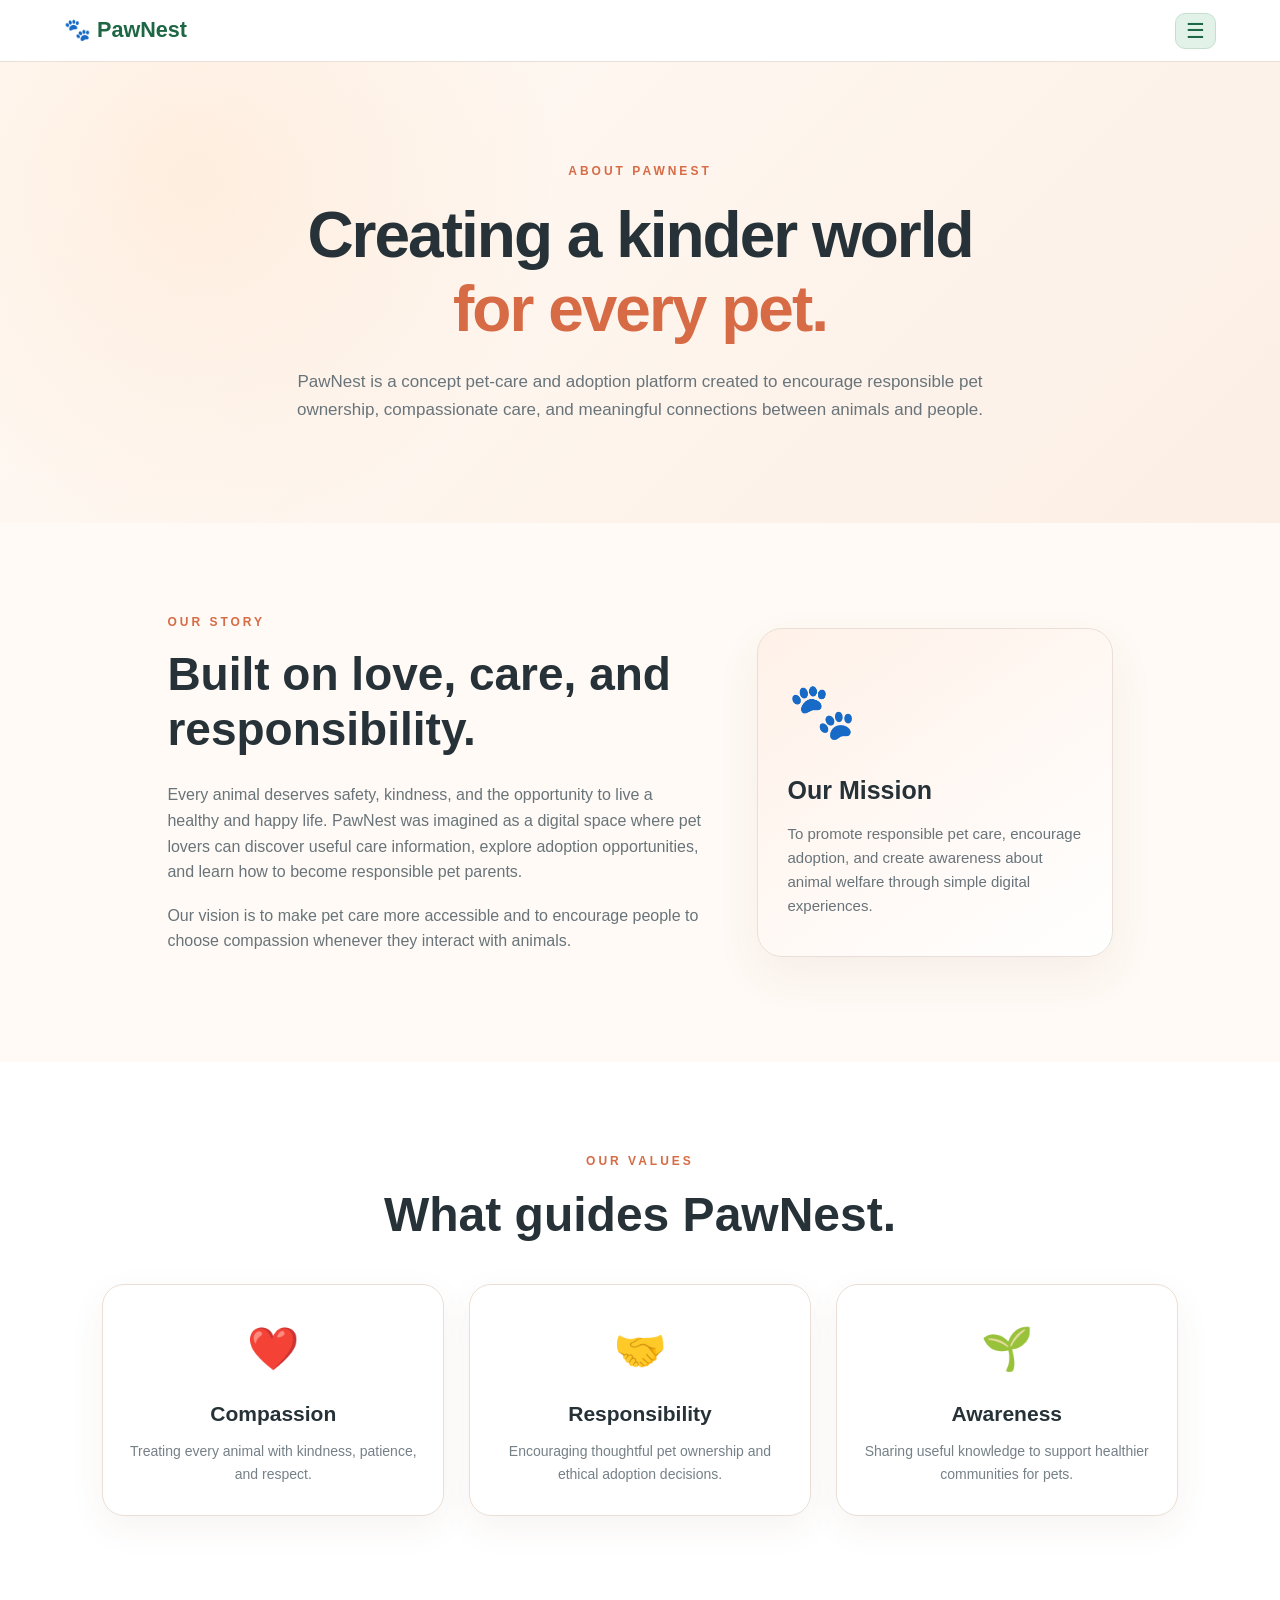
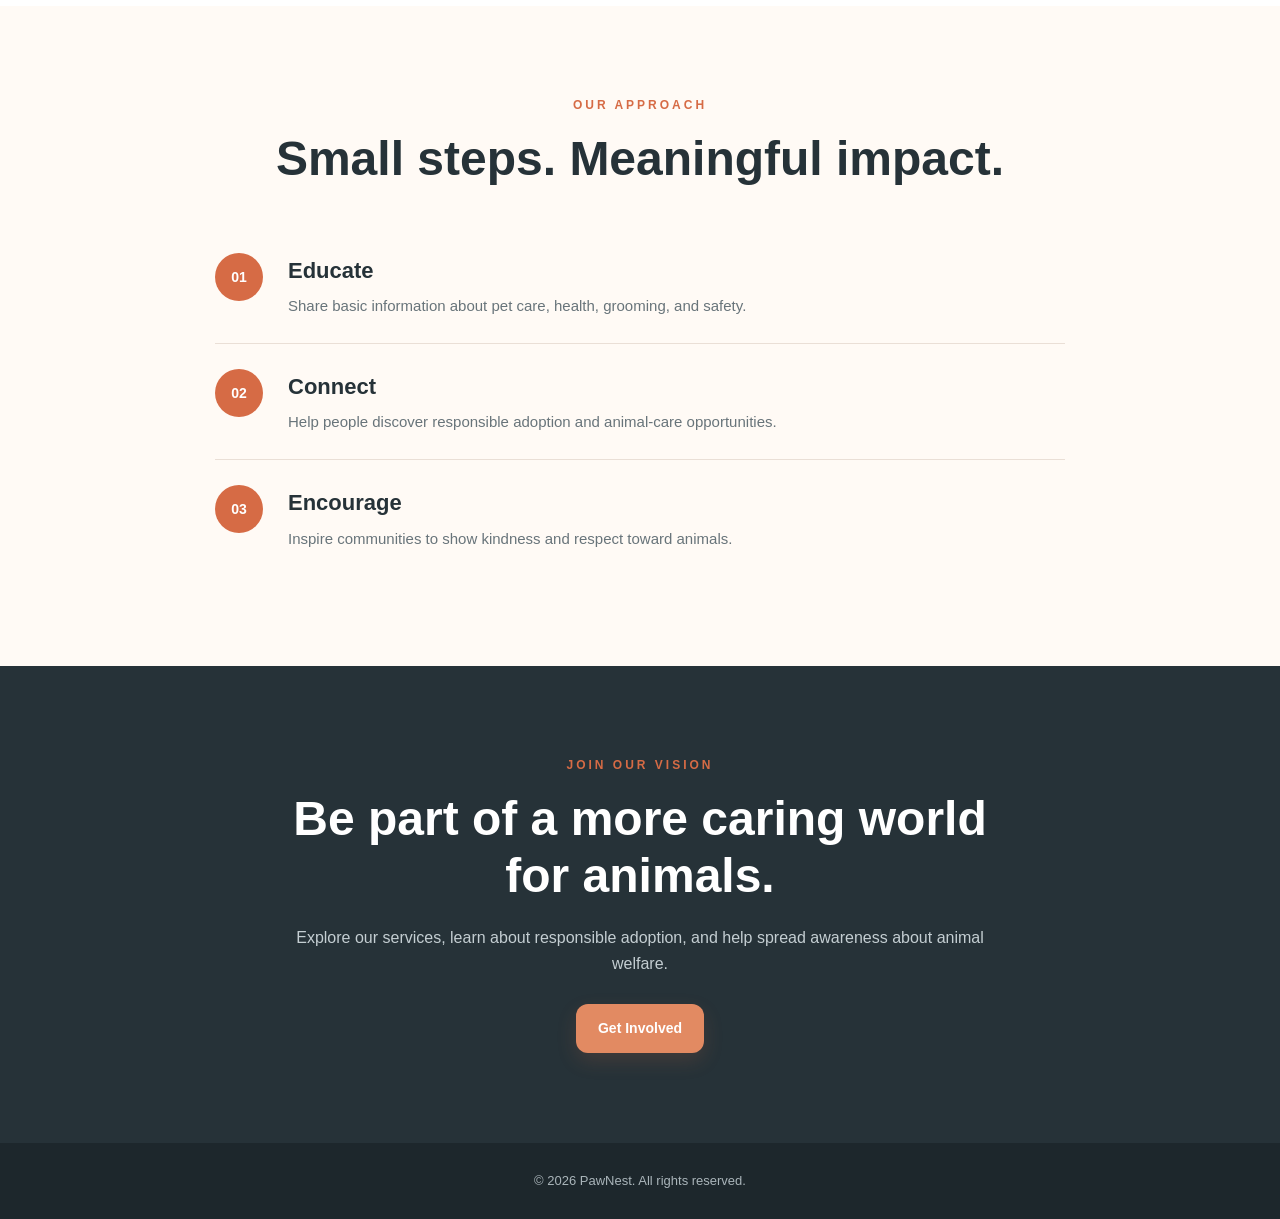
<file: about.html>
<!DOCTYPE html>
<html lang="en">
<head>
    <meta charset="UTF-8">
    <meta name="viewport" content="width=device-width, initial-scale=1.0">

    <title>PawNest | About Us</title>

    <link rel="stylesheet" href="about.css">
</head>
<body>

    <!-- NAVBAR -->

<header class="navbar">

    <a href="home.html" class="logo">
        🐾 PawNest
    </a>

    <button class="menu-toggle" id="menuToggle"
            aria-label="Open navigation menu"
            aria-expanded="false">
        ☰
    </button>

    <nav id="navMenu">
        <a href="home.html">Home</a>
        <a href="about.html">About</a>
        <a href="services.html">Services</a>
        <a href="adoption.html">Adoption</a>
        <a href="contact.html">Contact</a>
        <a href="terms.html">Terms & Conditions</a>
    </nav>

</header>


    <!-- ABOUT HERO -->

    <main>

        <section class="about-hero">

            <p class="section-label">ABOUT PAWNEST</p>

            <h1>
                Creating a kinder world
                <span>for every pet.</span>
            </h1>

            <p>
                PawNest is a concept pet-care and adoption platform
                created to encourage responsible pet ownership,
                compassionate care, and meaningful connections between
                animals and people.
            </p>

        </section>


        <!-- OUR STORY -->

        <section class="section about-content">

            <div class="about-text">

                <p class="section-label">OUR STORY</p>

                <h2>Built on love, care, and responsibility.</h2>

                <p>
                    Every animal deserves safety, kindness, and the
                    opportunity to live a healthy and happy life.
                    PawNest was imagined as a digital space where
                    pet lovers can discover useful care information,
                    explore adoption opportunities, and learn how
                    to become responsible pet parents.
                </p>

                <p>
                    Our vision is to make pet care more accessible
                    and to encourage people to choose compassion
                    whenever they interact with animals.
                </p>

            </div>

            <div class="about-highlight">

                <div class="highlight-icon">🐾</div>

                <h3>Our Mission</h3>

                <p>
                    To promote responsible pet care, encourage
                    adoption, and create awareness about animal
                    welfare through simple digital experiences.
                </p>

            </div>

        </section>


        <!-- VISION AND VALUES -->

        <section class="section values-section">

            <p class="section-label">OUR VALUES</p>

            <h2>What guides PawNest.</h2>

            <div class="card-grid">

                <article class="service-card">
                    <div class="card-icon">❤️</div>
                    <h3>Compassion</h3>
                    <p>
                        Treating every animal with kindness,
                        patience, and respect.
                    </p>
                </article>

                <article class="service-card">
                    <div class="card-icon">🤝</div>
                    <h3>Responsibility</h3>
                    <p>
                        Encouraging thoughtful pet ownership
                        and ethical adoption decisions.
                    </p>
                </article>

                <article class="service-card">
                    <div class="card-icon">🌱</div>
                    <h3>Awareness</h3>
                    <p>
                        Sharing useful knowledge to support
                        healthier communities for pets.
                    </p>
                </article>

            </div>

        </section>


        <!-- OUR APPROACH -->

        <section class="section approach-section">

            <p class="section-label">OUR APPROACH</p>

            <h2>Small steps. Meaningful impact.</h2>

            <div class="approach-list">

                <div class="approach-item">
                    <span>01</span>
                    <div>
                        <h3>Educate</h3>
                        <p>
                            Share basic information about pet care,
                            health, grooming, and safety.
                        </p>
                    </div>
                </div>

                <div class="approach-item">
                    <span>02</span>
                    <div>
                        <h3>Connect</h3>
                        <p>
                            Help people discover responsible adoption
                            and animal-care opportunities.
                        </p>
                    </div>
                </div>

                <div class="approach-item">
                    <span>03</span>
                    <div>
                        <h3>Encourage</h3>
                        <p>
                            Inspire communities to show kindness
                            and respect toward animals.
                        </p>
                    </div>
                </div>

            </div>

        </section>


        <!-- CALL TO ACTION -->

        <section class="section contact-section">

            <p class="section-label">JOIN OUR VISION</p>

            <h2>
                Be part of a more caring
                world for animals.
            </h2>

            <p>
                Explore our services, learn about responsible adoption,
                and help spread awareness about animal welfare.
            </p>

            <a href="contact.html" class="primary-button">
                Get Involved
            </a>

        </section>

    </main>


    <!-- FOOTER -->

    <footer class="footer">

        <p>
            © 2026 PawNest. All rights reserved.
        </p>

    </footer>

<script>

    const menuToggle = document.getElementById("menuToggle");
    const navMenu = document.getElementById("navMenu");

    menuToggle.addEventListener("click", function () {

        navMenu.classList.toggle("show");

        const isOpen = navMenu.classList.contains("show");

        menuToggle.setAttribute("aria-expanded", isOpen);

        menuToggle.setAttribute(
            "aria-label",
            isOpen ? "Close navigation menu" : "Open navigation menu"
        );

    });

    // Close the menu after selecting a page

    navMenu.querySelectorAll("a").forEach(function (link) {

        link.addEventListener("click", function () {
            navMenu.classList.remove("show");
            menuToggle.setAttribute("aria-expanded", "false");
            menuToggle.setAttribute("aria-label", "Open navigation menu");
        });

    });

</script>

</body>
</html>
</file>
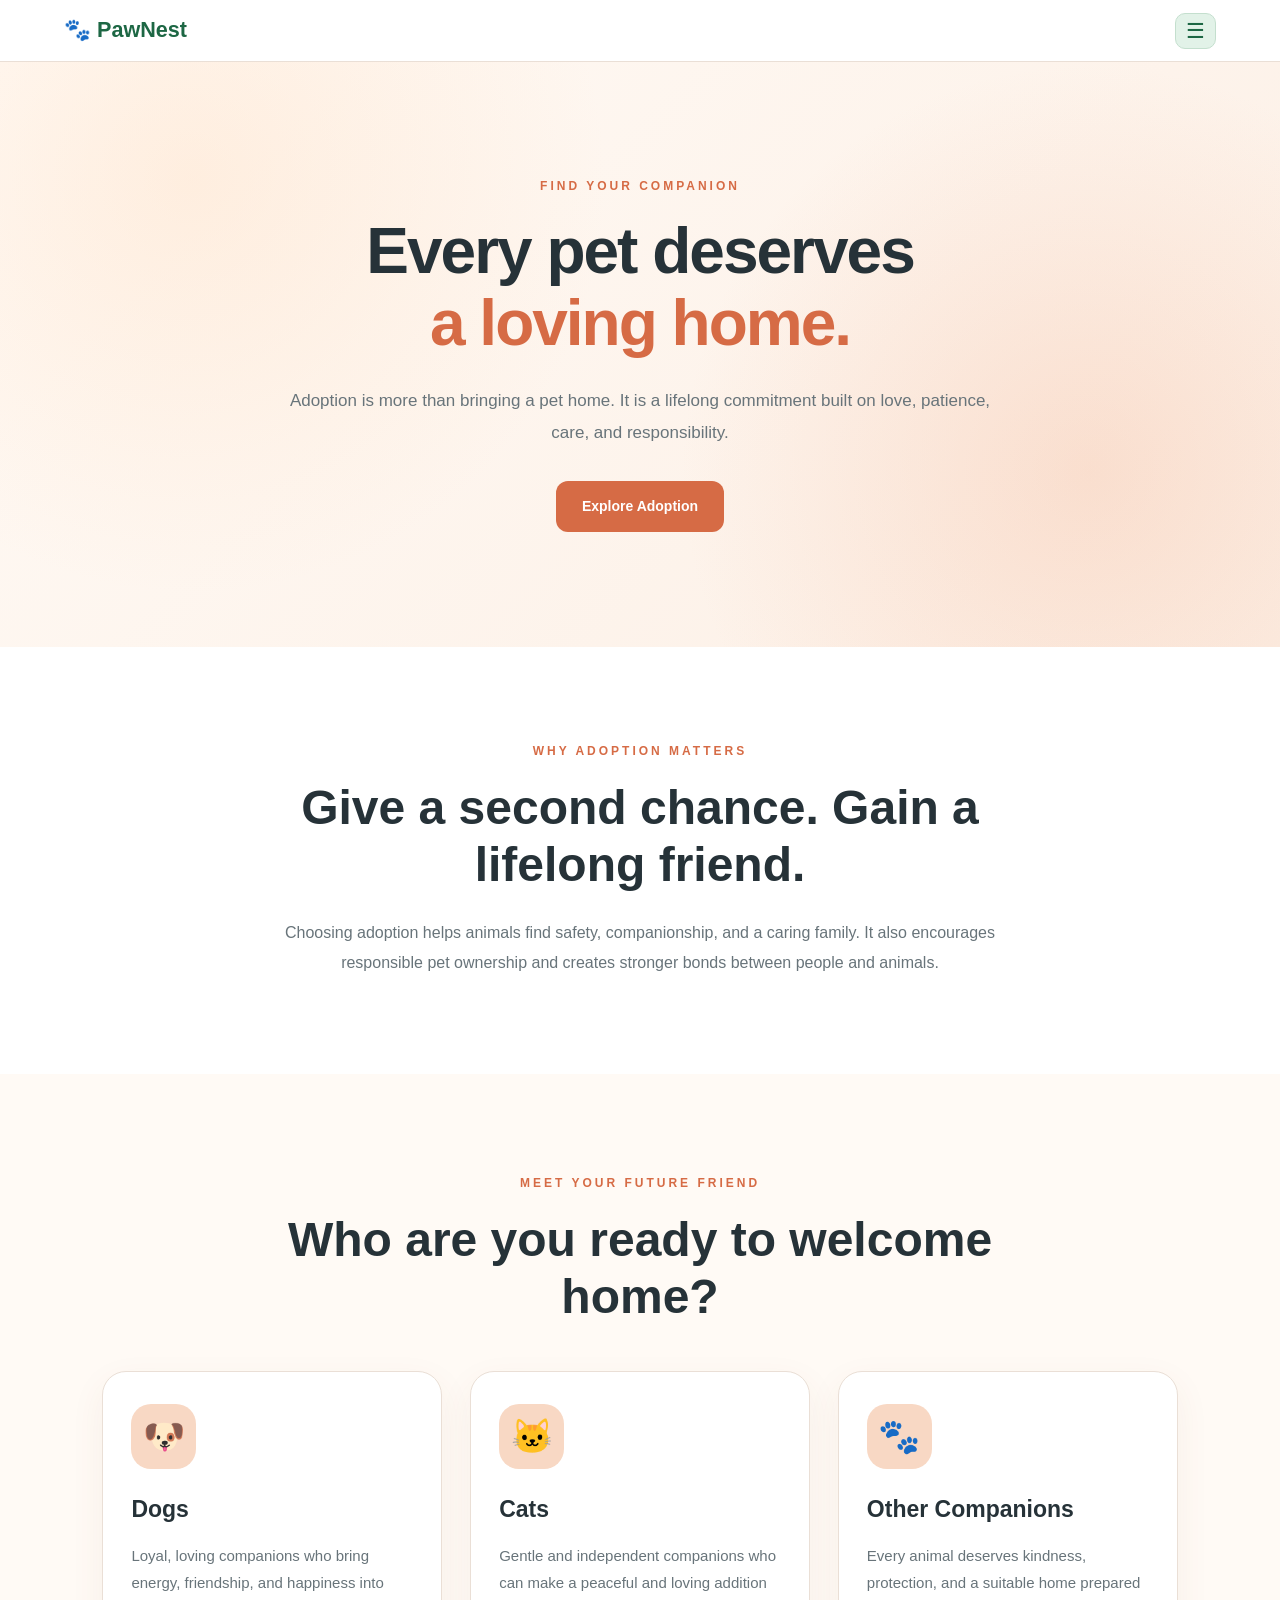
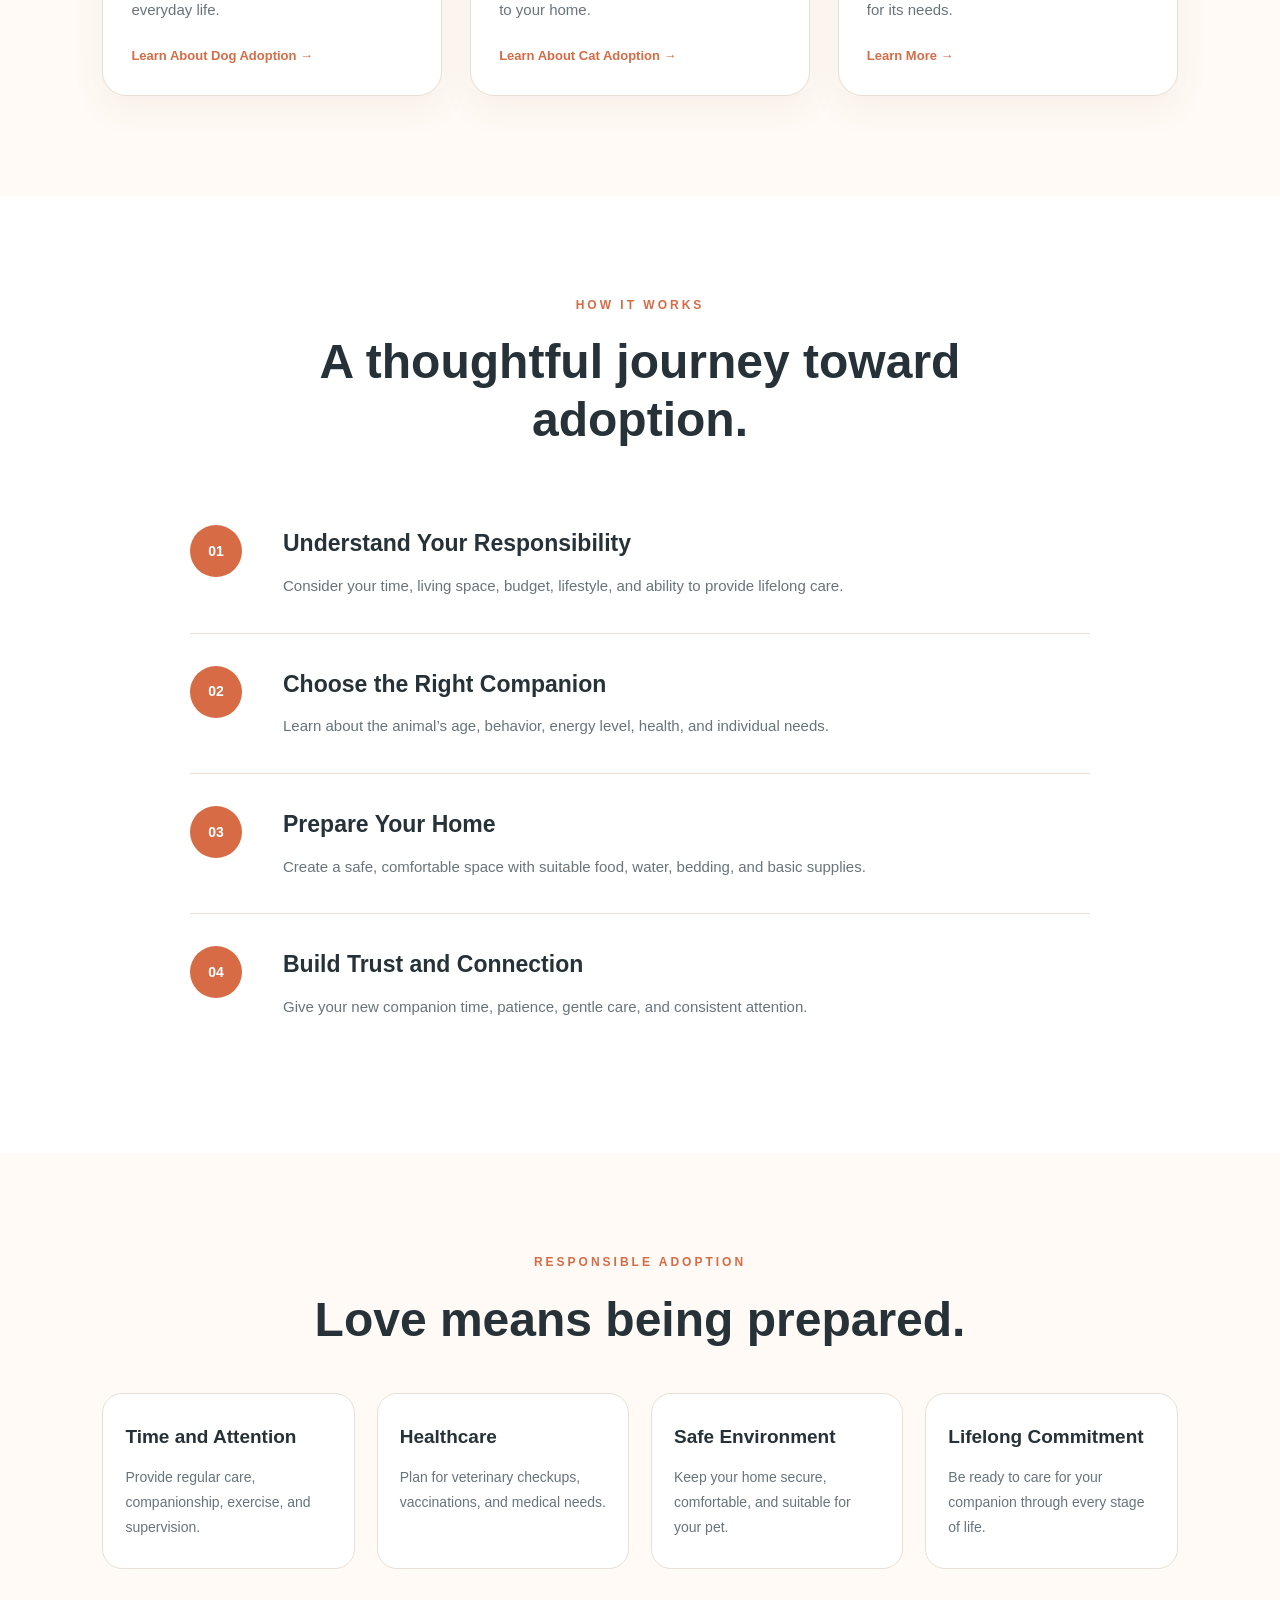
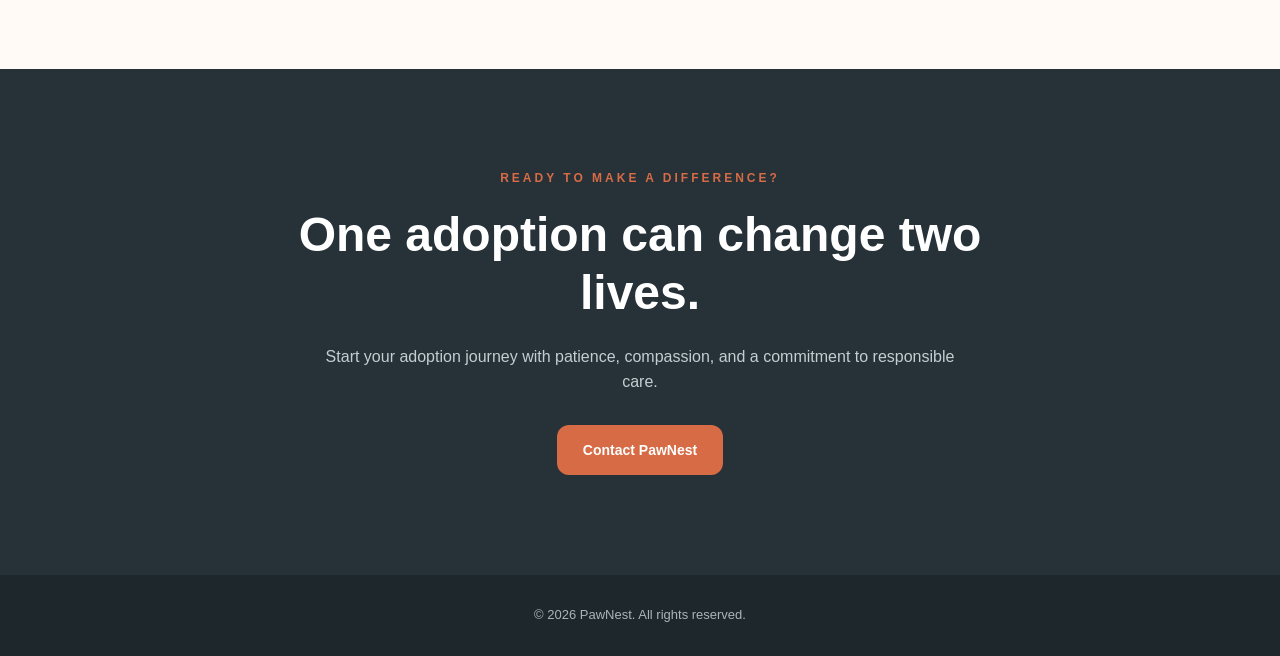
<file: adoption.html>
<!DOCTYPE html>
<html lang="en">

<head>
    <meta charset="UTF-8">
    <meta name="viewport" content="width=device-width, initial-scale=1.0">

    <title>PawNest | Adoption</title>

    <link rel="stylesheet" href="adoption.css">
</head>

<body>

    <!-- NAVBAR -->

<header class="navbar">

    <a href="home.html" class="logo">
        🐾 PawNest
    </a>

    <button class="menu-toggle" id="menuToggle"
            aria-label="Open navigation menu"
            aria-expanded="false">
        ☰
    </button>

    <nav id="navMenu">
        <a href="home.html">Home</a>
        <a href="about.html">About</a>
        <a href="services.html">Services</a>
        <a href="adoption.html">Adoption</a>
        <a href="contact.html">Contact</a>
        <a href="terms.html">Terms & Conditions</a>
    </nav>

</header>


    <!-- HERO SECTION -->

    <main>

        <section class="adoption-hero">

            <p class="section-label">FIND YOUR COMPANION</p>

            <h1>
                Every pet deserves
                <span>a loving home.</span>
            </h1>

            <p>
                Adoption is more than bringing a pet home.
                It is a lifelong commitment built on love,
                patience, care, and responsibility.
            </p>

            <a href="#adoption-process" class="primary-button">
                Explore Adoption
            </a>

        </section>


        <!-- INTRODUCTION -->

        <section class="adoption-intro">

            <p class="section-label">WHY ADOPTION MATTERS</p>

            <h2>Give a second chance. Gain a lifelong friend.</h2>

            <p>
                Choosing adoption helps animals find safety,
                companionship, and a caring family. It also
                encourages responsible pet ownership and
                creates stronger bonds between people and animals.
            </p>

        </section>


        <!-- PET CATEGORIES -->

        <section class="pet-options">

            <p class="section-label">MEET YOUR FUTURE FRIEND</p>

            <h2>Who are you ready to welcome home?</h2>

            <div class="pet-grid">

                <article class="pet-card">

                    <div class="pet-icon">🐶</div>

                    <h3>Dogs</h3>

                    <p>
                        Loyal, loving companions who bring
                        energy, friendship, and happiness
                        into everyday life.
                    </p>

                    <button class="pet-learn-btn" data-pet="dogs">
    Learn About Dog Adoption →
</button>

                </article>


                <article class="pet-card">

                    <div class="pet-icon">🐱</div>

                    <h3>Cats</h3>

                    <p>
                        Gentle and independent companions
                        who can make a peaceful and loving
                        addition to your home.
                    </p>

                    <button class="pet-learn-btn" data-pet="cats">
    Learn About Cat Adoption →
</button>

                </article>


                <article class="pet-card">

                    <div class="pet-icon">🐾</div>

                    <h3>Other Companions</h3>

                    <p>
                        Every animal deserves kindness,
                        protection, and a suitable home
                        prepared for its needs.
                    </p>

                    <button class="pet-learn-btn" data-pet="other">
    Learn More →
</button>

                </article>

            </div>

        </section>


        <!-- ADOPTION PROCESS -->

        <section class="adoption-process" id="adoption-process">

            <p class="section-label">HOW IT WORKS</p>

            <h2>A thoughtful journey toward adoption.</h2>

            <div class="process-list">

                <article class="process-item">

                    <span>01</span>

                    <div>
                        <h3>Understand Your Responsibility</h3>

                        <p>
                            Consider your time, living space,
                            budget, lifestyle, and ability to
                            provide lifelong care.
                        </p>
                    </div>

                </article>


                <article class="process-item">

                    <span>02</span>

                    <div>
                        <h3>Choose the Right Companion</h3>

                        <p>
                            Learn about the animal’s age,
                            behavior, energy level, health,
                            and individual needs.
                        </p>
                    </div>

                </article>


                <article class="process-item">

                    <span>03</span>

                    <div>
                        <h3>Prepare Your Home</h3>

                        <p>
                            Create a safe, comfortable space
                            with suitable food, water, bedding,
                            and basic supplies.
                        </p>
                    </div>

                </article>


                <article class="process-item">

                    <span>04</span>

                    <div>
                        <h3>Build Trust and Connection</h3>

                        <p>
                            Give your new companion time,
                            patience, gentle care, and
                            consistent attention.
                        </p>
                    </div>

                </article>

            </div>

        </section>


        <!-- RESPONSIBLE ADOPTION -->

        <section class="responsible-adoption">

            <p class="section-label">RESPONSIBLE ADOPTION</p>

            <h2>Love means being prepared.</h2>

            <div class="responsibility-grid">

                <div class="responsibility-card">
                    <h3>Time and Attention</h3>
                    <p>
                        Provide regular care, companionship,
                        exercise, and supervision.
                    </p>
                </div>

                <div class="responsibility-card">
                    <h3>Healthcare</h3>
                    <p>
                        Plan for veterinary checkups,
                        vaccinations, and medical needs.
                    </p>
                </div>

                <div class="responsibility-card">
                    <h3>Safe Environment</h3>
                    <p>
                        Keep your home secure, comfortable,
                        and suitable for your pet.
                    </p>
                </div>

                <div class="responsibility-card">
                    <h3>Lifelong Commitment</h3>
                    <p>
                        Be ready to care for your companion
                        through every stage of life.
                    </p>
                </div>

            </div>

        </section>


        <!-- FINAL CTA -->

        <section class="adoption-cta">

            <p class="section-label">READY TO MAKE A DIFFERENCE?</p>

            <h2>One adoption can change two lives.</h2>

            <p>
                Start your adoption journey with patience,
                compassion, and a commitment to responsible care.
            </p>

            <a href="contact.html" class="primary-button">
                Contact PawNest
            </a>

        </section>

    </main>


    <!-- FOOTER -->

    <footer class="footer">

        <p>
            © 2026 PawNest. All rights reserved.
        </p>

    </footer>

<!-- PET DETAILS POPUP -->

<div class="pet-modal" id="petModal">

    <div class="pet-modal-content">

        <button class="close-pet-modal" id="closePetModal">
            ×
        </button>

        <p class="section-label">MEET YOUR COMPANION</p>

        <h2 id="petModalTitle">
            Dog Adoption
        </h2>

        <p id="petModalDescription">
            Information about adoption will appear here.
        </p>

        <div class="pet-modal-points" id="petModalPoints">
            <!-- Details will appear here -->
        </div>

    </div>

</div>

<script>

    const petModal = document.getElementById("petModal");
    const closePetModal = document.getElementById("closePetModal");

    const petModalTitle = document.getElementById("petModalTitle");
    const petModalDescription = document.getElementById("petModalDescription");
    const petModalPoints = document.getElementById("petModalPoints");

    const petDetails = {

        dogs: {
            title: "Dog Adoption",
            description:
                "Dogs can bring companionship, energy, and affection into a home. Adoption should always be based on preparation and lifelong responsibility.",
            points: [
                "Consider the dog’s age, size, energy level, and behavior.",
                "Provide daily exercise, attention, food, and clean water.",
                "Prepare a safe resting and living environment.",
                "Plan for veterinary care, vaccinations, and training.",
                "Give the dog patience and time to adjust."
            ]
        },

        cats: {
            title: "Cat Adoption",
            description:
                "Cats can be loving and independent companions. A suitable home should provide safety, comfort, enrichment, and consistent care.",
            points: [
                "Prepare a quiet and secure space for the cat.",
                "Provide suitable food, clean water, and litter facilities.",
                "Offer safe places for rest, play, and exploration.",
                "Arrange veterinary checkups and necessary preventive care.",
                "Respect the cat’s personality and adjustment period."
            ]
        },

        other: {
            title: "Other Animal Companions",
            description:
                "Every animal deserves kindness and an environment suited to its specific needs, behavior, and well-being.",
            points: [
                "Research the animal’s care requirements before adoption.",
                "Prepare suitable food, shelter, and living conditions.",
                "Understand the animal’s behavior and safety needs.",
                "Arrange appropriate professional healthcare when required.",
                "Make a responsible, long-term commitment."
            ]
        }

    };


    const petButtons = document.querySelectorAll(".pet-learn-btn");


    petButtons.forEach(function(button) {

        button.addEventListener("click", function() {

            const selectedPet = button.getAttribute("data-pet");
            const pet = petDetails[selectedPet];

            petModalTitle.textContent = pet.title;
            petModalDescription.textContent = pet.description;

            petModalPoints.innerHTML = "";

            pet.points.forEach(function(point) {

                const pointElement = document.createElement("div");

                pointElement.className = "pet-modal-point";
                pointElement.textContent = point;

                petModalPoints.appendChild(pointElement);

            });

            petModal.classList.add("active");

        });

    });


    closePetModal.addEventListener("click", function() {

        petModal.classList.remove("active");

    });


    petModal.addEventListener("click", function(event) {

        if (event.target === petModal) {
            petModal.classList.remove("active");
        }

    });


    document.addEventListener("keydown", function(event) {

        if (event.key === "Escape") {
            petModal.classList.remove("active");
        }

    });

</script>

<script>

    const menuToggle = document.getElementById("menuToggle");
    const navMenu = document.getElementById("navMenu");

    menuToggle.addEventListener("click", function () {

        navMenu.classList.toggle("show");

        const isOpen = navMenu.classList.contains("show");

        menuToggle.setAttribute("aria-expanded", isOpen);

        menuToggle.setAttribute(
            "aria-label",
            isOpen ? "Close navigation menu" : "Open navigation menu"
        );

    });

    // Close the menu after selecting a page

    navMenu.querySelectorAll("a").forEach(function (link) {

        link.addEventListener("click", function () {
            navMenu.classList.remove("show");
            menuToggle.setAttribute("aria-expanded", "false");
            menuToggle.setAttribute("aria-label", "Open navigation menu");
        });

    });

</script>

</body>

</html>
</file>
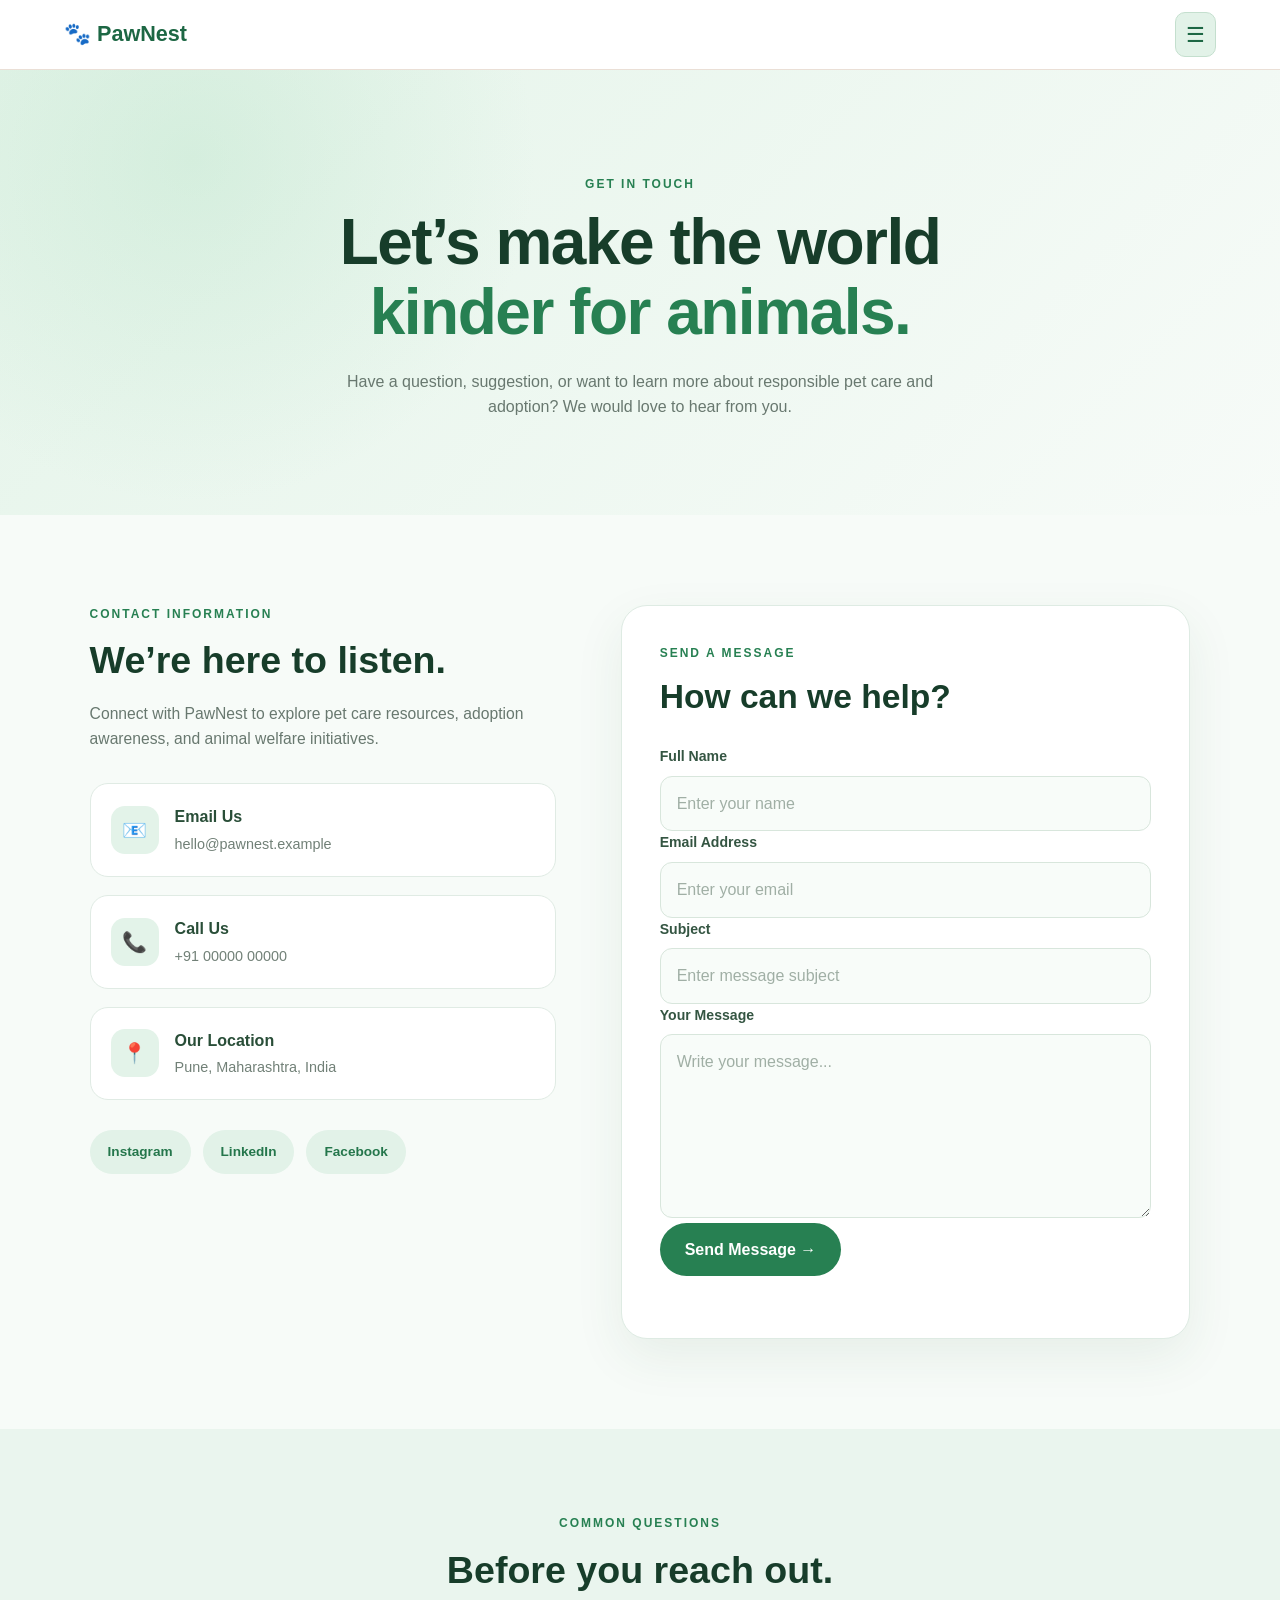
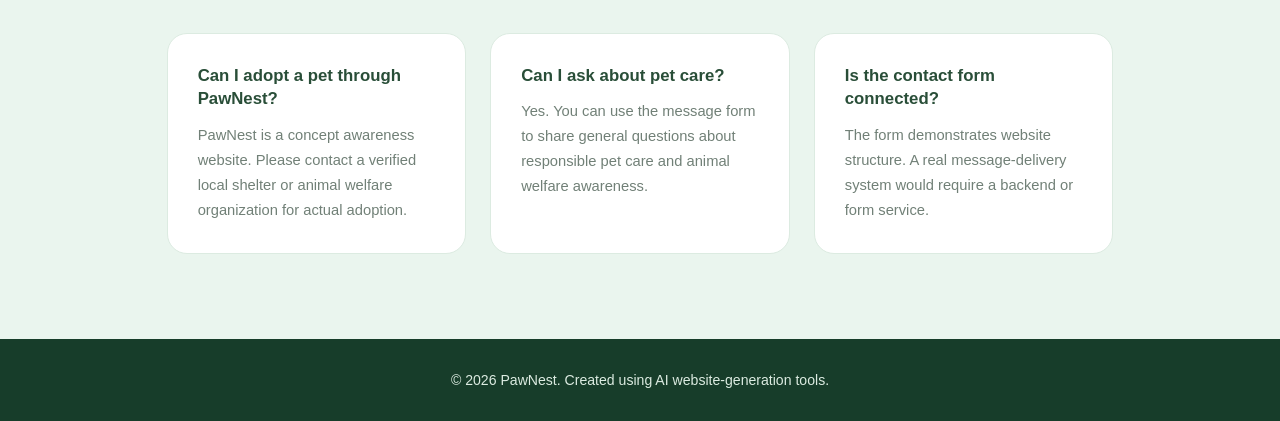
<file: contact.html>
<!DOCTYPE html>
<html lang="en">

<head>
    <meta charset="UTF-8">
    <meta name="viewport" content="width=device-width, initial-scale=1.0">

    <title>PawNest | Contact Us</title>

    <link rel="stylesheet" href="contact.css">
</head>

<body>

    <!-- NAVBAR -->

<header class="navbar">

    <a href="home.html" class="logo">
        🐾 PawNest
    </a>

    <button class="menu-toggle" id="menuToggle"
            aria-label="Open navigation menu"
            aria-expanded="false">
        ☰
    </button>

    <nav id="navMenu">
        <a href="home.html">Home</a>
        <a href="about.html">About</a>
        <a href="services.html">Services</a>
        <a href="adoption.html">Adoption</a>
        <a href="contact.html">Contact</a>
        <a href="terms.html">Terms & Conditions</a>
    </nav>

</header>


    <!-- CONTACT HERO -->

    <main>

        <section class="contact-hero">

            <p class="section-label">GET IN TOUCH</p>

            <h1>
                Let’s make the world
                <span>kinder for animals.</span>
            </h1>

            <p>
                Have a question, suggestion, or want to learn more
                about responsible pet care and adoption?
                We would love to hear from you.
            </p>

        </section>


        <!-- CONTACT CONTENT -->

        <section class="contact-content">

            <div class="contact-info">

                <p class="section-label">CONTACT INFORMATION</p>

                <h2>We’re here to listen.</h2>

                <p>
                    Connect with PawNest to explore pet care resources,
                    adoption awareness, and animal welfare initiatives.
                </p>


                <div class="info-card">

                    <span class="info-icon">📧</span>

                    <div>
                        <h3>Email Us</h3>
                        <p>hello@pawnest.example</p>
                    </div>

                </div>


                <div class="info-card">

                    <span class="info-icon">📞</span>

                    <div>
                        <h3>Call Us</h3>
                        <p>+91 00000 00000</p>
                    </div>

                </div>


                <div class="info-card">

                    <span class="info-icon">📍</span>

                    <div>
                        <h3>Our Location</h3>
                        <p>Pune, Maharashtra, India</p>
                    </div>

                </div>


                <div class="social-links">

                    <a href="https://www.instagram.com/" target="_blank" rel="noopener noreferrer" aria-label="Instagram">Instagram</a>
                    <a href="https://www.linkedin.com/" target="_blank" rel="noopener noreferrer" aria-label="LinkedIn">LinkedIn</a>
                    <a href="https://www.facebook.com/" target="_blank" rel="noopener noreferrer" aria-label="Facebook">Facebook</a>

                </div>

            </div>


            <!-- CONTACT FORM -->

            <div class="contact-form-box">

                <p class="section-label">SEND A MESSAGE</p>

                <h2>How can we help?</h2>

                <form id="contactForm">

                    <div class="form-group">

                        <label for="name">Full Name</label>

                        <input
                            type="text"
                            id="name"
                            name="name"
                            placeholder="Enter your name"
                            required>

                    </div>


                    <div class="form-group">

                        <label for="email">Email Address</label>

                        <input
                            type="email"
                            id="email"
                            name="email"
                            placeholder="Enter your email"
                            required>

                    </div>


                    <div class="form-group">

                        <label for="subject">Subject</label>

                        <input
                            type="text"
                            id="subject"
                            name="subject"
                            placeholder="Enter message subject"
                            required>

                    </div>


                    <div class="form-group">

                        <label for="message">Your Message</label>

                        <textarea
                            id="message"
                            name="message"
                            rows="6"
                            placeholder="Write your message..."
                            required></textarea>

                    </div>


                    <button type="submit" class="submit-button">
                        Send Message →
                    </button>

                    <p id="formMessage" class="form-message"></p>

                </form>

            </div>

        </section>


        <!-- FAQ SECTION -->

        <section class="contact-faq">

            <p class="section-label">COMMON QUESTIONS</p>

            <h2>Before you reach out.</h2>

            <div class="faq-grid">

                <article class="faq-card">

                    <h3>Can I adopt a pet through PawNest?</h3>

                    <p>
                        PawNest is a concept awareness website.
                        Please contact a verified local shelter or
                        animal welfare organization for actual adoption.
                    </p>

                </article>


                <article class="faq-card">

                    <h3>Can I ask about pet care?</h3>

                    <p>
                        Yes. You can use the message form to share
                        general questions about responsible pet care
                        and animal welfare awareness.
                    </p>

                </article>


                <article class="faq-card">

                    <h3>Is the contact form connected?</h3>

                    <p>
                        The form demonstrates website structure.
                        A real message-delivery system would require
                        a backend or form service.
                    </p>

                </article>

            </div>

        </section>

    </main>


    <!-- FOOTER -->

    <footer class="footer">

        <p>
            © 2026 PawNest. Created using AI website-generation tools.
        </p>

    </footer>


    <!-- DEMO FORM SCRIPT -->

<script>

    const contactForm = document.getElementById("contactForm");
    const formMessage = document.getElementById("formMessage");

    contactForm.addEventListener("submit", function(event) {

        event.preventDefault();

        formMessage.textContent =
            "⚠️ This is an educational project. The contact form is not connected to a real submission service.";

        formMessage.style.color = "#c47a18";

        contactForm.reset();

    });

</script>

<script>

    const menuToggle = document.getElementById("menuToggle");
    const navMenu = document.getElementById("navMenu");

    menuToggle.addEventListener("click", function () {

        navMenu.classList.toggle("show");

        const isOpen = navMenu.classList.contains("show");

        menuToggle.setAttribute("aria-expanded", isOpen);

        menuToggle.setAttribute(
            "aria-label",
            isOpen ? "Close navigation menu" : "Open navigation menu"
        );

    });

    // Close the menu after selecting a page

    navMenu.querySelectorAll("a").forEach(function (link) {

        link.addEventListener("click", function () {
            navMenu.classList.remove("show");
            menuToggle.setAttribute("aria-expanded", "false");
            menuToggle.setAttribute("aria-label", "Open navigation menu");
        });

    });

</script>

</body>

</html>
</file>
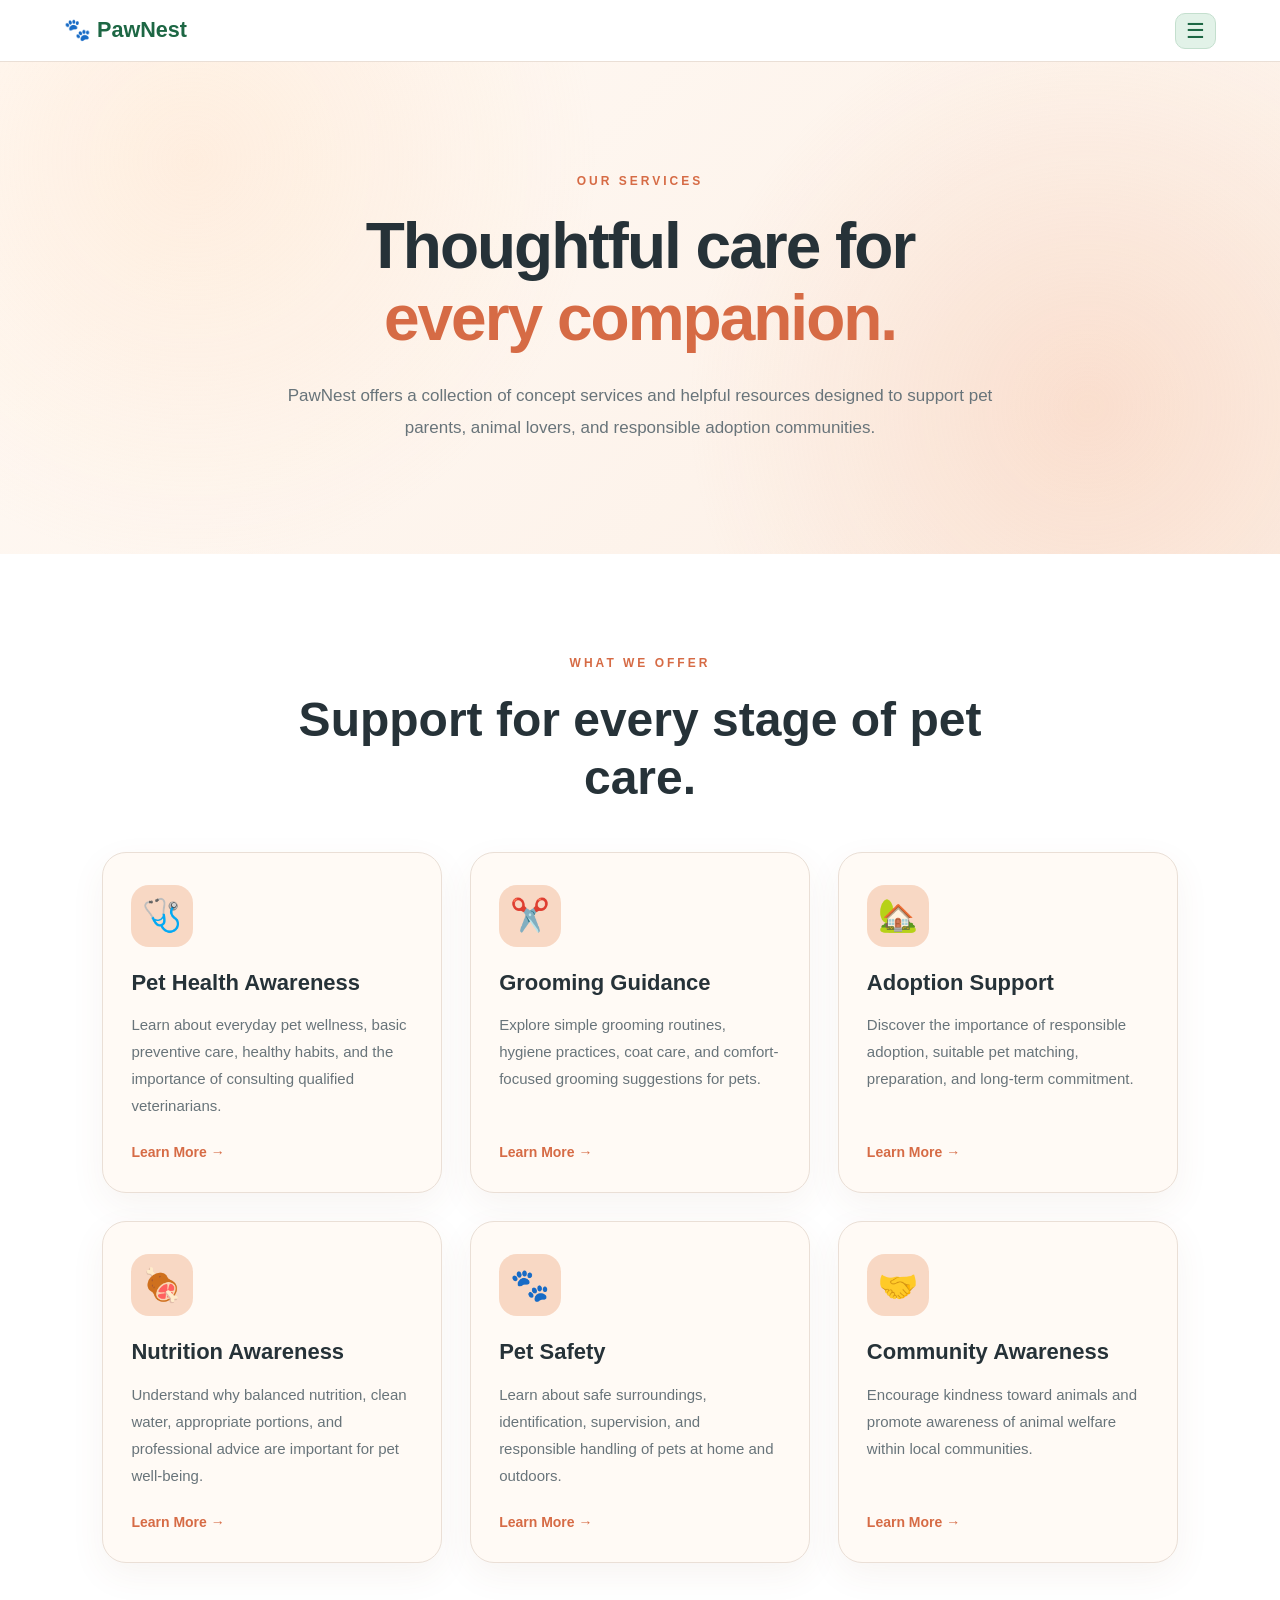
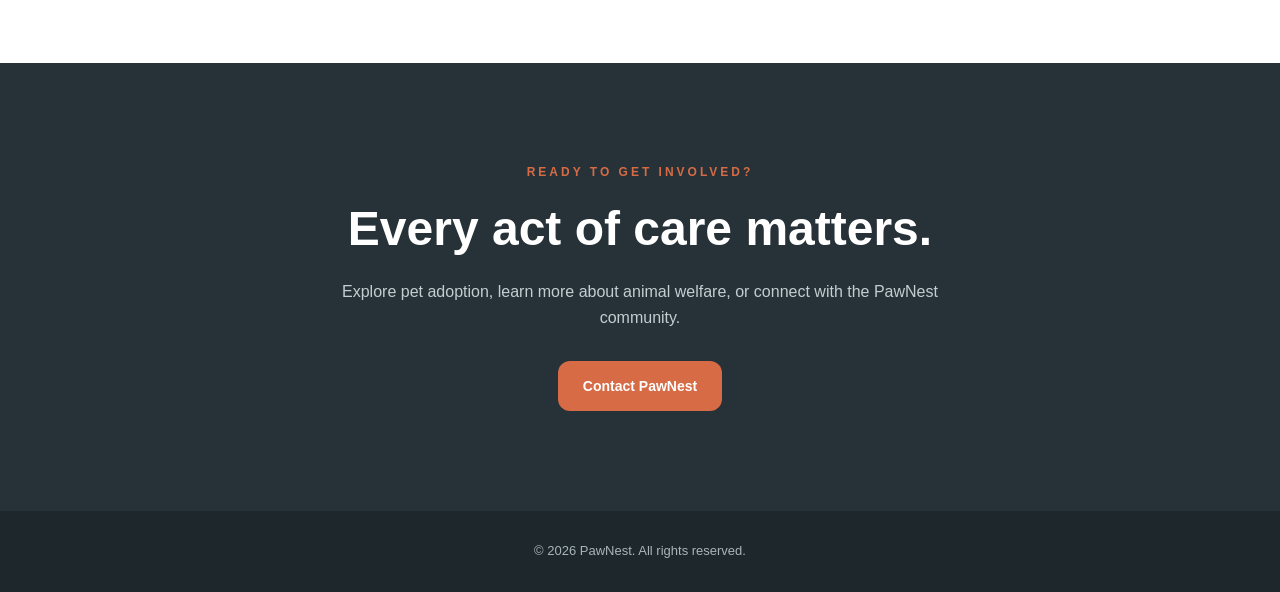
<file: services.html>
<!DOCTYPE html>
<html lang="en">
<head>
    <meta charset="UTF-8">
    <meta name="viewport" content="width=device-width, initial-scale=1.0">

    <title>PawNest | Our Services</title>

    <link rel="stylesheet" href="services.css">
</head>
<body>

    <!-- NAVBAR -->

<header class="navbar">

    <a href="home.html" class="logo">
        🐾 PawNest
    </a>

    <button class="menu-toggle" id="menuToggle"
            aria-label="Open navigation menu"
            aria-expanded="false">
        ☰
    </button>

    <nav id="navMenu">
        <a href="home.html">Home</a>
        <a href="about.html">About</a>
        <a href="services.html">Services</a>
        <a href="adoption.html">Adoption</a>
        <a href="contact.html">Contact</a>
        <a href="terms.html">Terms & Conditions</a>
    </nav>

</header>


    <!-- SERVICES HERO -->

    <main>

        <section class="services-hero">

            <p class="section-label">OUR SERVICES</p>

            <h1>
                Thoughtful care for
                <span>every companion.</span>
            </h1>

            <p>
                PawNest offers a collection of concept services and
                helpful resources designed to support pet parents,
                animal lovers, and responsible adoption communities.
            </p>

        </section>


        <!-- MAIN SERVICES -->

        <section class="section services-content">

            <p class="section-label">WHAT WE OFFER</p>

            <h2>Support for every stage of pet care.</h2>

            <div class="card-grid">

                <article class="service-card">

                    <div class="card-icon">🩺</div>

                    <h3>Pet Health Awareness</h3>

                    <p>
                        Learn about everyday pet wellness, basic
                        preventive care, healthy habits, and the
                        importance of consulting qualified veterinarians.
                    </p>

                    <button class="learn-more-btn" data-service="health">
    Learn More →
</button>

                </article>


                <article class="service-card">

                    <div class="card-icon">✂️</div>

                    <h3>Grooming Guidance</h3>

                    <p>
                        Explore simple grooming routines, hygiene
                        practices, coat care, and comfort-focused
                        grooming suggestions for pets.
                    </p>

                    <button class="learn-more-btn" data-service="grooming">
    Learn More →
</button>


                </article>


                <article class="service-card">

                    <div class="card-icon">🏡</div>

                    <h3>Adoption Support</h3>

                    <p>
                        Discover the importance of responsible adoption,
                        suitable pet matching, preparation, and
                        long-term commitment.
                    </p>

                    <button class="learn-more-btn" data-service="adoption">
    Learn More →
</button>

                </article>


                <article class="service-card">

                    <div class="card-icon">🍖</div>

                    <h3>Nutrition Awareness</h3>

                    <p>
                        Understand why balanced nutrition, clean water,
                        appropriate portions, and professional advice
                        are important for pet well-being.
                    </p>

                    <button class="learn-more-btn" data-service="nutrition">
    Learn More →
</button>

                </article>


                <article class="service-card">

                    <div class="card-icon">🐾</div>

                    <h3>Pet Safety</h3>

                    <p>
                        Learn about safe surroundings, identification,
                        supervision, and responsible handling of pets
                        at home and outdoors.
                    </p>

                    <button class="learn-more-btn" data-service="safety">
    Learn More →
</button>

                </article>


                <article class="service-card">

                    <div class="card-icon">🤝</div>

                    <h3>Community Awareness</h3>

                    <p>
                        Encourage kindness toward animals and promote
                        awareness of animal welfare within local
                        communities.
                    </p>

                    <button class="learn-more-btn" data-service="community">
    Learn More →
</button>

                </article>

            </div>

        </section>


        <!-- DETAILED SERVICE INFORMATION -->


        <!-- CALL TO ACTION -->

        <section class="section contact-section">

            <p class="section-label">READY TO GET INVOLVED?</p>

            <h2>Every act of care matters.</h2>

            <p>
                Explore pet adoption, learn more about animal welfare,
                or connect with the PawNest community.
            </p>

            <a href="contact.html" class="primary-button">
                Contact PawNest
            </a>

        </section>

    </main>


    <!-- FOOTER -->

    <footer class="footer">

        <p>
            © 2026 PawNest. All rights reserved.
        </p>

    </footer>

<!-- SERVICE DETAILS POPUP -->

<div class="service-modal" id="serviceModal">

    <div class="modal-content">

        <button class="close-modal" id="closeModal">
            ×
        </button>

        <p class="section-label">SERVICE DETAILS</p>

        <h2 id="modalTitle">
            Pet Health Awareness
        </h2>

        <p id="modalDescription">
            Detailed information will appear here.
        </p>

        <div class="modal-points" id="modalPoints">
            <!-- Detailed points appear here -->
        </div>

    </div>

</div>

<script>

    const serviceModal = document.getElementById("serviceModal");
    const closeModal = document.getElementById("closeModal");

    const modalTitle = document.getElementById("modalTitle");
    const modalDescription = document.getElementById("modalDescription");
    const modalPoints = document.getElementById("modalPoints");

    const serviceDetails = {

        health: {
            title: "Pet Health Awareness",
            description:
                "Learn how to support your pet’s everyday health through observation, preventive care, and responsible veterinary guidance.",
            points: [
                "Observe changes in appetite, behavior, energy, or movement.",
                "Schedule regular veterinary checkups and vaccinations.",
                "Maintain hygiene and provide clean drinking water.",
                "Seek professional veterinary advice when health concerns appear."
            ]
        },

        grooming: {
            title: "Grooming Guidance",
            description:
                "Grooming helps pets stay clean, comfortable, and healthy. The right routine depends on the pet’s breed, coat, age, and individual needs.",
            points: [
                "Brush the coat according to the pet’s coat type.",
                "Keep nails trimmed safely and regularly.",
                "Check ears, eyes, paws, and skin for unusual changes.",
                "Use pet-safe grooming products and gentle handling."
            ]
        },

        adoption: {
            title: "Adoption Support",
            description:
                "Responsible adoption means choosing a pet carefully and preparing to provide safety, care, patience, and lifelong commitment.",
            points: [
                "Understand the pet’s needs, age, behavior, and energy level.",
                "Prepare a safe and comfortable home environment.",
                "Plan for food, healthcare, exercise, and daily care.",
                "Treat adoption as a long-term responsibility."
            ]
        },

        nutrition: {
            title: "Nutrition Awareness",
            description:
                "Proper nutrition supports a pet’s growth, energy, immunity, and overall well-being.",
            points: [
                "Provide food suitable for the pet’s age and needs.",
                "Keep clean drinking water available.",
                "Avoid feeding unsafe human foods without professional guidance.",
                "Consult a veterinarian about special dietary requirements."
            ]
        },

        safety: {
            title: "Pet Safety",
            description:
                "A safe environment helps reduce accidents, injuries, and preventable risks for pets at home and outdoors.",
            points: [
                "Keep harmful chemicals, medicines, and unsafe objects away.",
                "Use secure collars, identification, or other suitable safety measures.",
                "Supervise pets around roads, unfamiliar animals, and outdoor spaces.",
                "Provide a calm and secure resting area."
            ]
        },

        community: {
            title: "Community Awareness",
            description:
                "Small acts of kindness can help create a more respectful and caring environment for animals within local communities.",
            points: [
                "Promote kindness and respectful treatment of animals.",
                "Share reliable information about responsible pet ownership.",
                "Encourage adoption and discourage abandonment.",
                "Support animal welfare awareness in your community."
            ]
        }

    };


    const serviceButtons = document.querySelectorAll(".learn-more-btn");


    serviceButtons.forEach(function(button) {

        button.addEventListener("click", function() {

            const selectedService = button.getAttribute("data-service");
            const service = serviceDetails[selectedService];

            modalTitle.textContent = service.title;
            modalDescription.textContent = service.description;

            modalPoints.innerHTML = "";

            service.points.forEach(function(point) {

                const pointElement = document.createElement("div");

                pointElement.className = "modal-point";
                pointElement.textContent = point;

                modalPoints.appendChild(pointElement);

            });

            serviceModal.classList.add("active");

        });

    });


    closeModal.addEventListener("click", function() {

        serviceModal.classList.remove("active");

    });


    serviceModal.addEventListener("click", function(event) {

        if (event.target === serviceModal) {
            serviceModal.classList.remove("active");
        }

    });


    document.addEventListener("keydown", function(event) {

        if (event.key === "Escape") {
            serviceModal.classList.remove("active");
        }

    });

</script>

<script>

    const menuToggle = document.getElementById("menuToggle");
    const navMenu = document.getElementById("navMenu");

    menuToggle.addEventListener("click", function () {

        navMenu.classList.toggle("show");

        const isOpen = navMenu.classList.contains("show");

        menuToggle.setAttribute("aria-expanded", isOpen);

        menuToggle.setAttribute(
            "aria-label",
            isOpen ? "Close navigation menu" : "Open navigation menu"
        );

    });

    // Close the menu after selecting a page

    navMenu.querySelectorAll("a").forEach(function (link) {

        link.addEventListener("click", function () {
            navMenu.classList.remove("show");
            menuToggle.setAttribute("aria-expanded", "false");
            menuToggle.setAttribute("aria-label", "Open navigation menu");
        });

    });

</script>

</body>
</html>
</file>
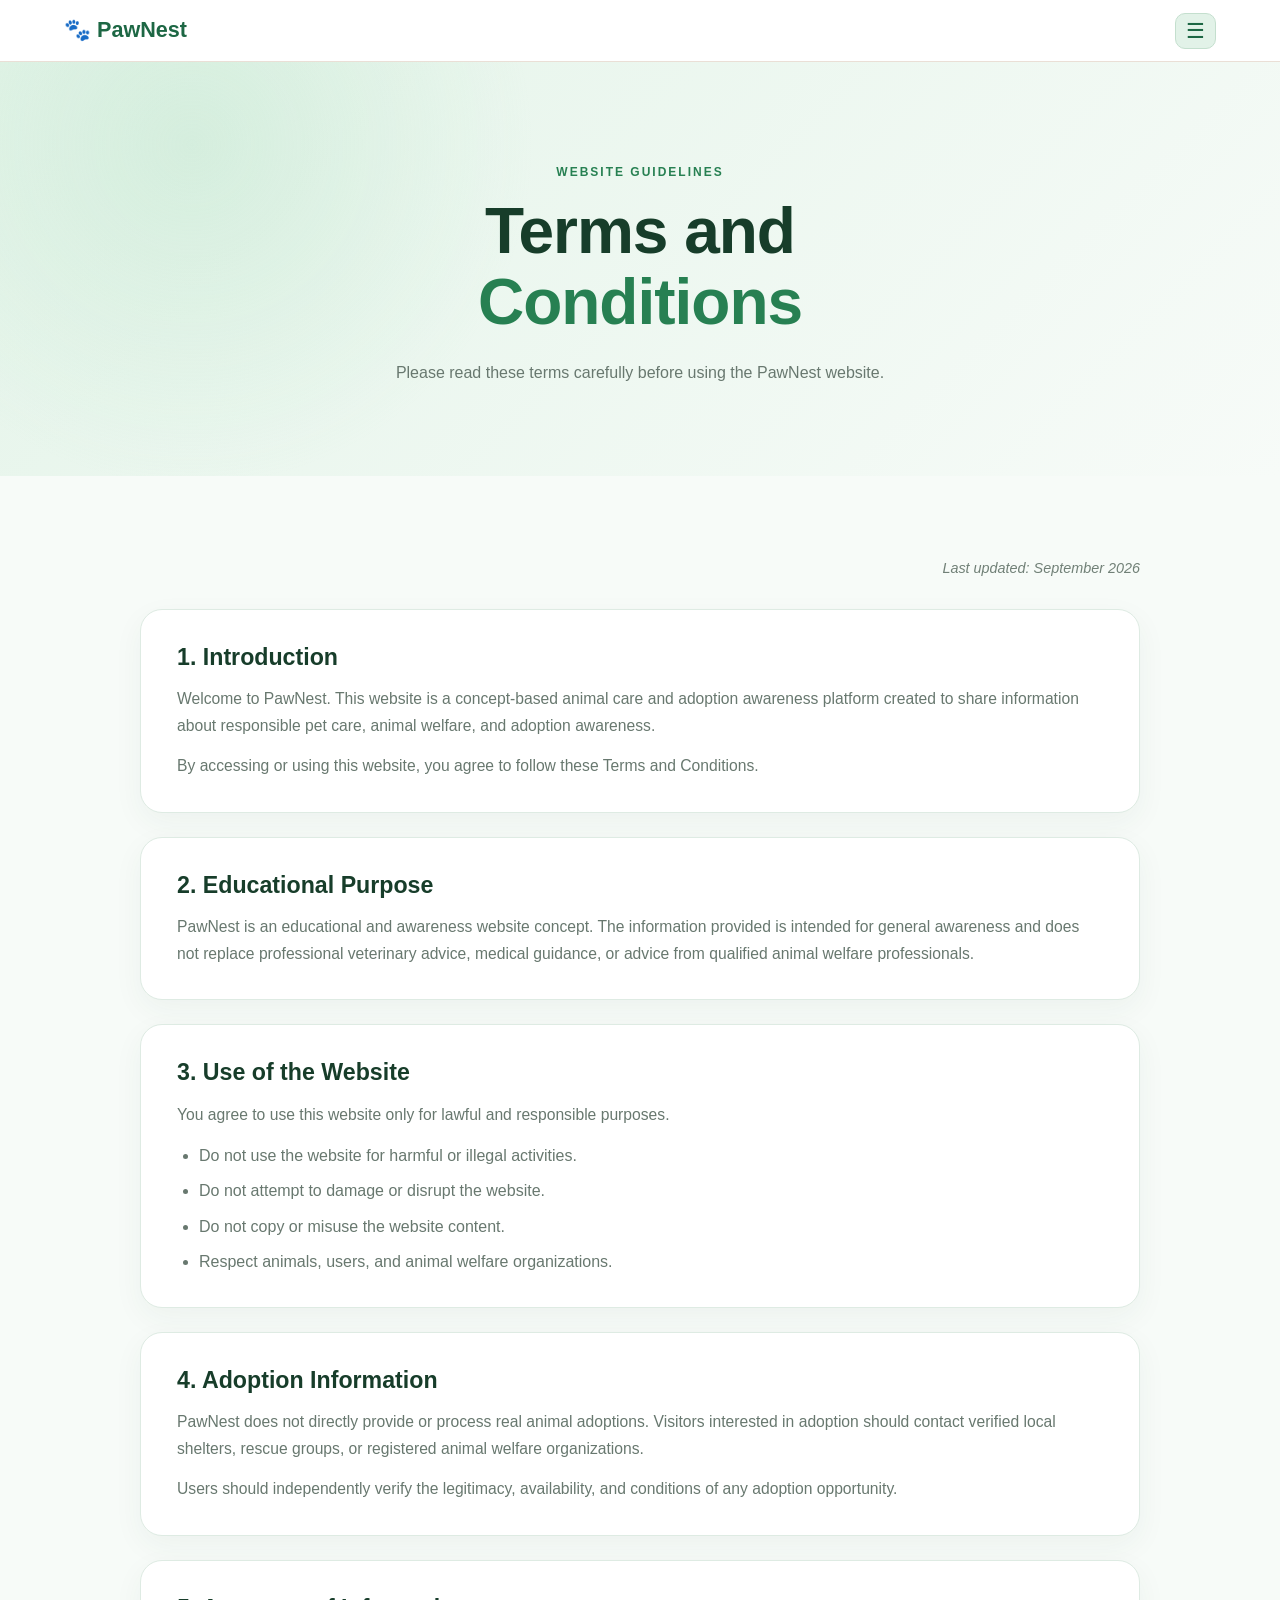
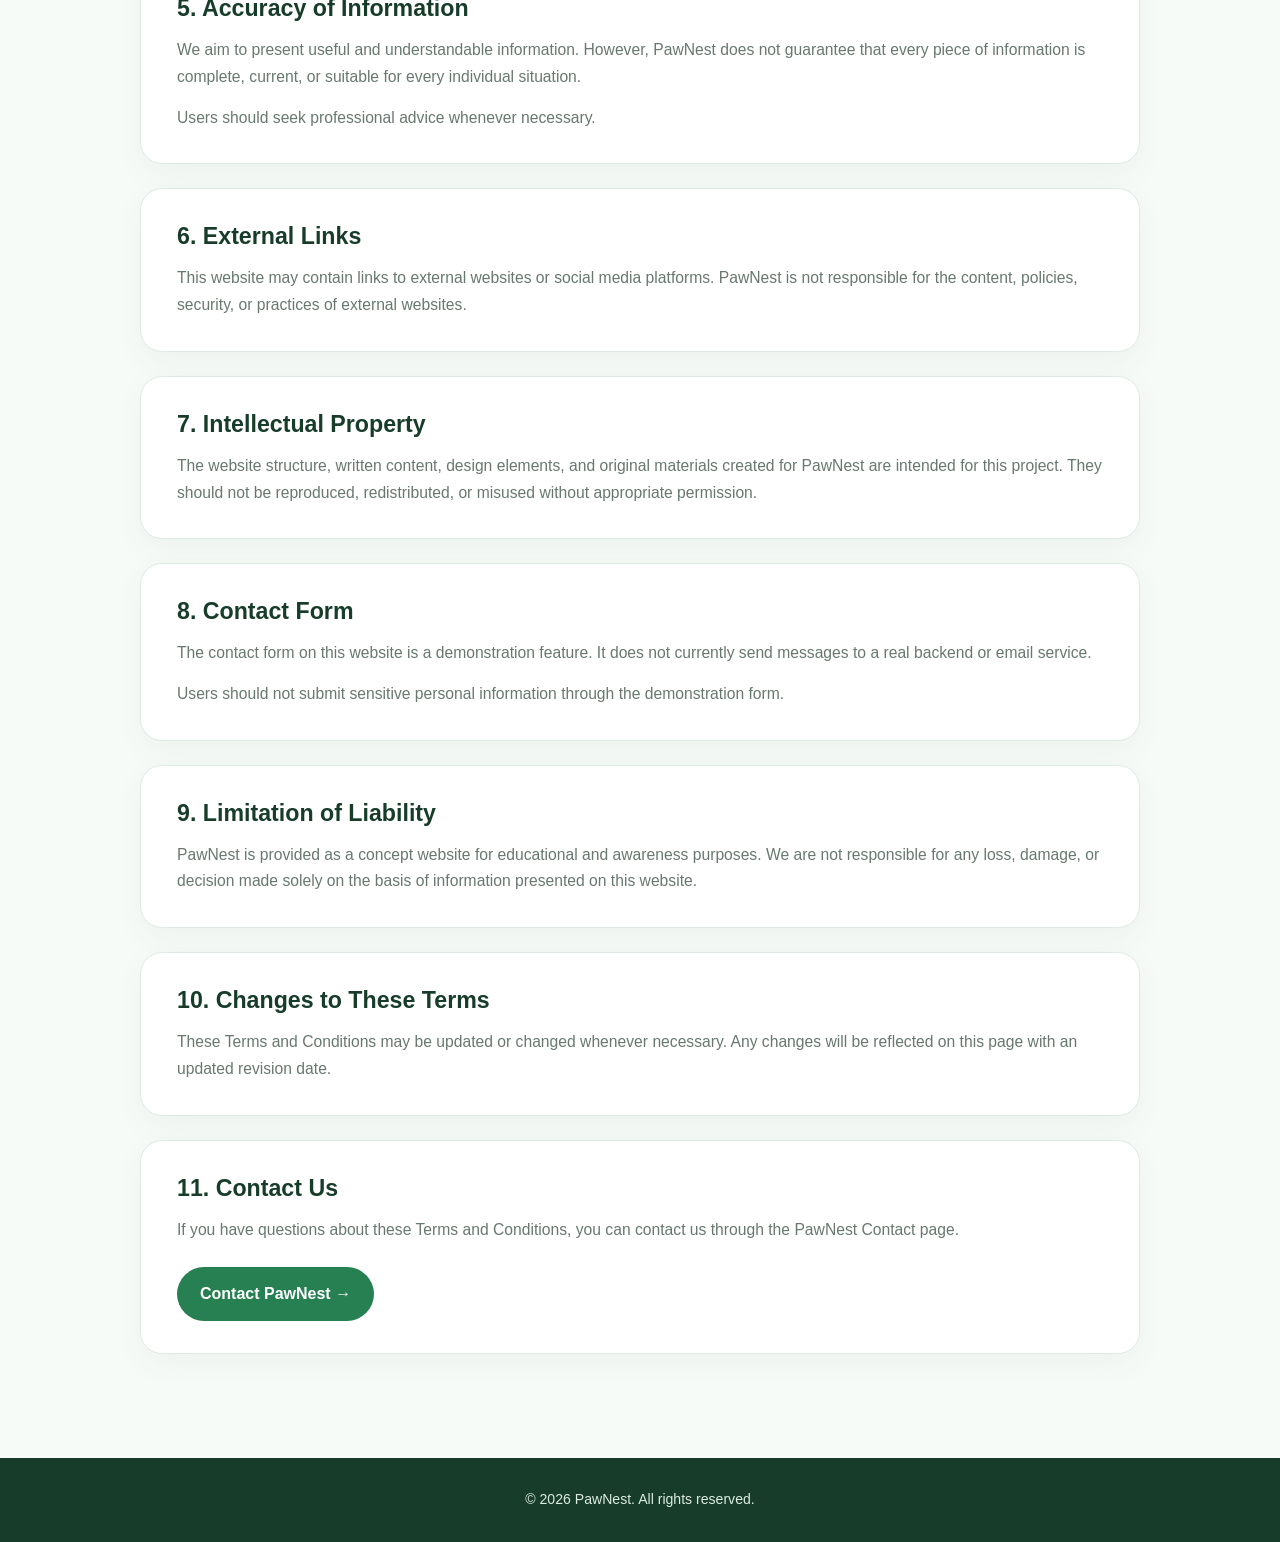
<file: terms.html>
<!DOCTYPE html>
<html lang="en">

<head>
    <meta charset="UTF-8">
    <meta name="viewport" content="width=device-width, initial-scale=1.0">

    <title>PawNest | Terms and Conditions</title>

    <link rel="stylesheet" href="terms.css">
</head>

<body>

    <!-- NAVBAR -->

<header class="navbar">

    <a href="home.html" class="logo">
        🐾 PawNest
    </a>

    <button class="menu-toggle" id="menuToggle"
            aria-label="Open navigation menu"
            aria-expanded="false">
        ☰
    </button>

    <nav id="navMenu">
        <a href="home.html">Home</a>
        <a href="about.html">About</a>
        <a href="services.html">Services</a>
        <a href="adoption.html">Adoption</a>
        <a href="contact.html">Contact</a>
        <a href="terms.html">Terms & Conditions</a>
    </nav>

</header>


    <!-- TERMS HERO -->

    <main>

        <section class="terms-hero">

            <p class="section-label">WEBSITE GUIDELINES</p>

            <h1>
                Terms and
                <span>Conditions</span>
            </h1>

            <p>
                Please read these terms carefully before using the PawNest website.
            </p>

        </section>


        <!-- TERMS CONTENT -->

        <section class="terms-content">

            <p class="last-updated">
                Last updated: September 2026
            </p>


            <article class="terms-card">

                <h2>1. Introduction</h2>

                <p>
                    Welcome to PawNest. This website is a concept-based animal
                    care and adoption awareness platform created to share
                    information about responsible pet care, animal welfare,
                    and adoption awareness.
                </p>

                <p>
                    By accessing or using this website, you agree to follow
                    these Terms and Conditions.
                </p>

            </article>


            <article class="terms-card">

                <h2>2. Educational Purpose</h2>

                <p>
                    PawNest is an educational and awareness website concept.
                    The information provided is intended for general awareness
                    and does not replace professional veterinary advice,
                    medical guidance, or advice from qualified animal welfare
                    professionals.
                </p>

            </article>


            <article class="terms-card">

                <h2>3. Use of the Website</h2>

                <p>
                    You agree to use this website only for lawful and
                    responsible purposes.
                </p>

                <ul>
                    <li>Do not use the website for harmful or illegal activities.</li>
                    <li>Do not attempt to damage or disrupt the website.</li>
                    <li>Do not copy or misuse the website content.</li>
                    <li>Respect animals, users, and animal welfare organizations.</li>
                </ul>

            </article>


            <article class="terms-card">

                <h2>4. Adoption Information</h2>

                <p>
                    PawNest does not directly provide or process real animal
                    adoptions. Visitors interested in adoption should contact
                    verified local shelters, rescue groups, or registered
                    animal welfare organizations.
                </p>

                <p>
                    Users should independently verify the legitimacy,
                    availability, and conditions of any adoption opportunity.
                </p>

            </article>


            <article class="terms-card">

                <h2>5. Accuracy of Information</h2>

                <p>
                    We aim to present useful and understandable information.
                    However, PawNest does not guarantee that every piece of
                    information is complete, current, or suitable for every
                    individual situation.
                </p>

                <p>
                    Users should seek professional advice whenever necessary.
                </p>

            </article>


            <article class="terms-card">

                <h2>6. External Links</h2>

                <p>
                    This website may contain links to external websites or
                    social media platforms. PawNest is not responsible for
                    the content, policies, security, or practices of external
                    websites.
                </p>

            </article>


            <article class="terms-card">

                <h2>7. Intellectual Property</h2>

                <p>
                    The website structure, written content, design elements,
                    and original materials created for PawNest are intended
                    for this project. They should not be reproduced,
                    redistributed, or misused without appropriate permission.
                </p>

            </article>


            <article class="terms-card">

                <h2>8. Contact Form</h2>

                <p>
                    The contact form on this website is a demonstration
                    feature. It does not currently send messages to a real
                    backend or email service.
                </p>

                <p>
                    Users should not submit sensitive personal information
                    through the demonstration form.
                </p>

            </article>


            <article class="terms-card">

                <h2>9. Limitation of Liability</h2>

                <p>
                    PawNest is provided as a concept website for educational
                    and awareness purposes. We are not responsible for any
                    loss, damage, or decision made solely on the basis of
                    information presented on this website.
                </p>

            </article>


            <article class="terms-card">

                <h2>10. Changes to These Terms</h2>

                <p>
                    These Terms and Conditions may be updated or changed
                    whenever necessary. Any changes will be reflected on
                    this page with an updated revision date.
                </p>

            </article>


            <article class="terms-card">

                <h2>11. Contact Us</h2>

                <p>
                    If you have questions about these Terms and Conditions,
                    you can contact us through the PawNest Contact page.
                </p>

                <a href="contact.html" class="terms-button">
                    Contact PawNest →
                </a>

            </article>

        </section>

    </main>


    <!-- FOOTER -->

    <footer class="footer">

        <p>
            © 2026 PawNest. All rights reserved.
        </p>

    </footer>

<script>

    const menuToggle = document.getElementById("menuToggle");
    const navMenu = document.getElementById("navMenu");

    menuToggle.addEventListener("click", function () {

        navMenu.classList.toggle("show");

        const isOpen = navMenu.classList.contains("show");

        menuToggle.setAttribute("aria-expanded", isOpen);

        menuToggle.setAttribute(
            "aria-label",
            isOpen ? "Close navigation menu" : "Open navigation menu"
        );

    });

    // Close the menu after selecting a page

    navMenu.querySelectorAll("a").forEach(function (link) {

        link.addEventListener("click", function () {
            navMenu.classList.remove("show");
            menuToggle.setAttribute("aria-expanded", "false");
            menuToggle.setAttribute("aria-label", "Open navigation menu");
        });

    });

</script>

</body>

</html>
</file>
<file: about.css>
/* ---------- RESET ---------- */

* {
    margin: 0;
    padding: 0;
    box-sizing: border-box;
}

html {
    scroll-behavior: smooth;
}

body {
    font-family: "Segoe UI", Arial, sans-serif;
    background: #fffaf5;
    color: #263238;
    line-height: 1.6;
}

a {
    text-decoration: none;
}

section {
    scroll-margin-top: 90px;
}


/* ---------- NAVBAR ---------- */

.navbar {
    position: sticky;
    top: 0;
    z-index: 1000;

    display: flex;
    align-items: center;
    justify-content: space-between;
    gap: 25px;

    padding: 20px 7%;
    background: rgba(255, 255, 255, 0.95);
    border-bottom: 1px solid #eadfd6;
    backdrop-filter: blur(12px);
}

.logo {
    color: #263238;
    font-size: 25px;
    font-weight: 800;
    white-space: nowrap;
}

.navbar nav {
    display: flex;
    flex-wrap: wrap;
    justify-content: flex-end;
    gap: 22px;
}

.navbar nav a {
    color: #59636a;
    font-size: 14px;
    font-weight: 600;
    transition: 0.3s ease;
}

.navbar nav a:hover {
    color: #d66b45;
}


/* ---------- HOMEPAGE HERO ---------- */

.hero {
    min-height: 650px;

    display: grid;
    grid-template-columns: 1.1fr 0.9fr;
    align-items: center;
    gap: 60px;

    padding: 90px 8%;

    background:
        radial-gradient(circle at 85% 20%, #ffd9b855, transparent 35%),
        linear-gradient(135deg, #fffaf5, #fcefe5);
}

.hero-content {
    max-width: 620px;
}

.eyebrow,
.section-label {
    color: #d66b45;
    font-size: 12px;
    font-weight: 800;
    letter-spacing: 3px;
}

.eyebrow {
    margin-bottom: 18px;
}

.hero h1 {
    color: #263238;
    font-size: clamp(42px, 5vw, 72px);
    line-height: 1.1;
    letter-spacing: -2px;
}

.hero h1 span {
    display: block;
    color: #d66b45;
}

.hero p:not(.eyebrow) {
    max-width: 520px;
    margin-top: 25px;
    color: #68747a;
    font-size: 17px;
}

.hero-buttons {
    display: flex;
    flex-wrap: wrap;
    gap: 15px;
    margin-top: 32px;
}


/* ---------- BUTTONS ---------- */

.primary-button,
.secondary-button {
    display: inline-block;
    padding: 13px 22px;
    border-radius: 12px;
    font-size: 14px;
    font-weight: 700;
    transition: 0.3s ease;
}

.primary-button {
    background: #d66b45;
    color: #ffffff;
    box-shadow: 0 8px 20px #d66b4528;
}

.primary-button:hover {
    background: #bd5634;
    transform: translateY(-3px);
}

.secondary-button {
    border: 1px solid #d9b6a5;
    color: #b65b3a;
    background: #ffffff;
}

.secondary-button:hover {
    background: #fff0e8;
    transform: translateY(-3px);
}


/* ---------- HERO VISUAL ---------- */

.hero-visual {
    min-height: 360px;

    display: flex;
    align-items: center;
    justify-content: center;

    border-radius: 35px;
    background: linear-gradient(145deg, #f4c7a4, #e89a78);
    box-shadow: 0 25px 60px #b96b4b25;
}

.hero-visual::before {
    content: "🐶";
    font-size: clamp(130px, 18vw, 220px);
    filter: drop-shadow(0 15px 10px #75432c25);
}


/* ---------- GENERAL SECTIONS ---------- */

.section {
    max-width: 1150px;
    margin: auto;
    padding: 90px 8%;
    text-align: center;
}

.section h2 {
    max-width: 750px;
    margin: 15px auto 20px;
    color: #263238;
    font-size: clamp(30px, 4vw, 48px);
    line-height: 1.2;
}

.section > p:not(.section-label) {
    max-width: 700px;
    margin: auto;
    color: #68747a;
    font-size: 16px;
}


/* ---------- CARD GRID ---------- */

.card-grid {
    display: grid;
    grid-template-columns: repeat(3, 1fr);
    gap: 25px;
    margin-top: 40px;
}

.service-card,
.pet-card {
    padding: 30px 25px;
    border: 1px solid #eadfd6;
    border-radius: 22px;
    background: #ffffff;
    box-shadow: 0 12px 35px #7b4b3210;
    transition: 0.3s ease;
}

.service-card:hover,
.pet-card:hover {
    transform: translateY(-8px);
    border-color: #e4a083;
    box-shadow: 0 18px 40px #7b4b3220;
}

.card-icon {
    margin-bottom: 15px;
    font-size: 42px;
}

.service-card h3,
.pet-card h3 {
    color: #263238;
    font-size: 21px;
}

.service-card p,
.pet-card p {
    margin-top: 10px;
    color: #758087;
    font-size: 14px;
}


/* ---------- ADOPTION ---------- */

.adoption-section {
    max-width: none;
    background: #fff1e8;
}

.pet-image {
    display: flex;
    align-items: center;
    justify-content: center;

    height: 150px;
    margin-bottom: 20px;

    border-radius: 18px;
    background: #f8d8c4;
    font-size: 80px;
}

.pet-card a {
    display: inline-block;
    margin-top: 18px;
    color: #d66b45;
    font-size: 13px;
    font-weight: 800;
}

.pet-card a:hover {
    color: #a9482a;
}


/* ---------- FEATURES ---------- */

.feature-list {
    display: grid;
    grid-template-columns: repeat(2, 1fr);
    gap: 15px;

    max-width: 650px;
    margin: 35px auto 0;
}

.feature-list p {
    padding: 16px;
    border-radius: 12px;
    background: #fff1e8;
    color: #59636a;
    font-weight: 600;
}


/* ---------- CONTACT ---------- */

.contact-section {
    max-width: none;
    background: #263238;
}

.contact-section h2 {
    color: #ffffff;
}

.contact-section > p:not(.section-label) {
    color: #c4ced2;
    margin-bottom: 28px;
}

.contact-section .primary-button {
    background: #e28a62;
}

.contact-section .primary-button:hover {
    background: #f0a17d;
}


/* ---------- FOOTER ---------- */

.footer {
    padding: 28px 20px;
    text-align: center;
    background: #1d272c;
    color: #aab5ba;
    font-size: 13px;
}


/* ================================================= */
/* ABOUT PAGE */
/* ================================================= */


/* ---------- ABOUT HERO ---------- */

.about-hero {
    padding: 100px 8%;
    text-align: center;

    background:
        radial-gradient(circle at 15% 25%, #ffd9b855, transparent 32%),
        linear-gradient(135deg, #fffaf5, #fcefe5);
}

.about-hero h1 {
    max-width: 850px;
    margin: 18px auto 22px;

    color: #263238;
    font-size: clamp(40px, 5vw, 68px);
    line-height: 1.15;
    letter-spacing: -2px;
}

.about-hero h1 span {
    display: block;
    color: #d66b45;
}

.about-hero > p:not(.section-label) {
    max-width: 750px;
    margin: auto;
    color: #68747a;
    font-size: 17px;
}


/* ---------- ABOUT STORY ---------- */

.about-content {
    display: grid;
    grid-template-columns: 1.2fr 0.8fr;
    align-items: center;
    gap: 55px;

    text-align: left;
}

.about-text h2 {
    margin: 15px 0 25px;
    color: #263238;
    font-size: clamp(30px, 4vw, 46px);
    line-height: 1.2;
}

.about-text p:not(.section-label) {
    margin-bottom: 18px;
    color: #68747a;
    font-size: 16px;
}

.about-highlight {
    padding: 38px 30px;

    border: 1px solid #eadfd6;
    border-radius: 25px;

    background: linear-gradient(145deg, #fff1e8, #ffffff);
    box-shadow: 0 18px 45px #7b4b3212;
}

.highlight-icon {
    margin-bottom: 15px;
    font-size: 55px;
}

.about-highlight h3 {
    margin-bottom: 12px;
    color: #263238;
    font-size: 25px;
}

.about-highlight p {
    color: #68747a;
    font-size: 15px;
}


/* ---------- VALUES ---------- */

.values-section {
    max-width: none;
    background: #ffffff;
}

.values-section .card-grid {
    max-width: 1100px;
    margin-right: auto;
    margin-left: auto;
}


/* ---------- APPROACH ---------- */

.approach-section {
    background: #fffaf5;
}

.approach-list {
    max-width: 850px;
    margin: 40px auto 0;
    text-align: left;
}

.approach-item {
    display: flex;
    align-items: flex-start;
    gap: 25px;

    padding: 25px 0;
    border-bottom: 1px solid #eadfd6;
}

.approach-item:last-child {
    border-bottom: none;
}

.approach-item > span {
    display: flex;
    align-items: center;
    justify-content: center;

    flex-shrink: 0;
    width: 48px;
    height: 48px;

    border-radius: 50%;
    background: #d66b45;
    color: #ffffff;
    font-size: 14px;
    font-weight: 800;
}

.approach-item h3 {
    margin-bottom: 6px;
    color: #263238;
    font-size: 22px;
}

.approach-item p {
    color: #68747a;
    font-size: 15px;
}


/* ================================================= */
/* RESPONSIVE DESIGN */
/* ================================================= */

@media (max-width: 900px) {

    .navbar {
        align-items: flex-start;
        flex-direction: column;
    }

    .navbar nav {
        justify-content: flex-start;
    }

    .hero {
        grid-template-columns: 1fr;
        gap: 40px;
        text-align: center;
    }

    .hero-content {
        max-width: 700px;
        margin: auto;
    }

    .hero p:not(.eyebrow) {
        margin-right: auto;
        margin-left: auto;
    }

    .hero-buttons {
        justify-content: center;
    }

    .hero-visual {
        min-height: 280px;
    }

    .card-grid {
        grid-template-columns: 1fr;
        max-width: 500px;
        margin-right: auto;
        margin-left: auto;
    }

    .feature-list {
        grid-template-columns: 1fr;
    }

    .about-content {
        grid-template-columns: 1fr;
        gap: 35px;
        text-align: center;
    }

    .about-highlight {
        max-width: 550px;
        margin: auto;
        text-align: center;
    }

    .about-hero {
        padding: 75px 6%;
    }

    .about-hero h1 {
        letter-spacing: -1px;
    }
}


@media (max-width: 600px) {

    .navbar {
        padding: 16px 5%;
    }

    .navbar nav {
        gap: 12px;
    }

    .navbar nav a {
        font-size: 12px;
    }

    .hero {
        padding: 65px 6%;
    }

    .hero h1 {
        font-size: 43px;
        letter-spacing: -1px;
    }

    .hero p:not(.eyebrow) {
        font-size: 15px;
    }

    .hero-visual {
        min-height: 220px;
        border-radius: 25px;
    }

    .section {
        padding: 65px 6%;
    }

    .section h2 {
        font-size: 31px;
    }

    .primary-button,
    .secondary-button {
        width: 100%;
        text-align: center;
    }

    .about-hero h1 {
        font-size: 40px;
    }

    .about-hero > p:not(.section-label) {
        font-size: 15px;
    }

    .about-text p:not(.section-label) {
        font-size: 14px;
    }

    .about-highlight {
        padding: 30px 22px;
    }

    .approach-item {
        gap: 15px;
    }

    .approach-item h3 {
        font-size: 19px;
    }

    .approach-item p {
        font-size: 14px;
    }
}

/* ---------- NAVBAR ---------- */

.navbar {
    position: sticky;
    top: 0;
    z-index: 1000;

    display: flex;
    align-items: center;
    justify-content: space-between;

    padding: 12px 5%;
    min-height: 62px;

    background: #ffffffee;
    border-bottom: 1px solid #eadfd6;
    backdrop-filter: blur(12px);
}

.logo {
    color: #1d6744;
    font-size: 1.35rem;
    font-weight: 800;
    white-space: nowrap;
}

/* MENU BUTTON */

.menu-toggle {
    display: block;
    padding: 5px 10px;

    background: #e2f2e8;
    color: #1d6744;

    border: 1px solid #c4dfce;
    border-radius: 10px;

    font-size: 1.3rem;
    cursor: pointer;
}

/* NAVIGATION MENU */

.navbar nav {
    display: none;

    position: absolute;
    top: 100%;
    right: 5%;

    flex-direction: column;
    gap: 0;

    min-width: 220px;
    padding: 10px;

    background: #ffffff;
    border: 1px solid #deebe3;
    border-radius: 14px;

    box-shadow: 0 12px 30px rgba(34, 83, 53, 0.12);
}

.navbar nav.show {
    display: flex;
}

.navbar nav a {
    padding: 11px 16px;

    color: #52665a;
    font-size: 0.9rem;
    font-weight: 600;

    border-radius: 8px;
    transition: background 0.3s ease, color 0.3s ease;
}

.navbar nav a:hover {
    background: #e2f2e8;
    color: #278052;
}

@media (max-width: 650px) {

    .navbar {
        flex-direction: row;
        align-items: center;
        justify-content: space-between;
        padding: 10px 5%;
        min-height: 60px;
    }

    .logo {
        font-size: 1.25rem;
    }

    .menu-toggle {
        padding: 4px 8px;
        font-size: 1.15rem;
    }

}
</file>
<file: adoption.css>
/* ---------- RESET ---------- */

* {
    margin: 0;
    padding: 0;
    box-sizing: border-box;
}

html {
    scroll-behavior: smooth;
}

body {
    font-family: "Segoe UI", Arial, sans-serif;
    background: #fffaf5;
    color: #263238;
    line-height: 1.6;
}

a {
    text-decoration: none;
}


/* ---------- NAVBAR ---------- */

.navbar {
    position: sticky;
    top: 0;
    z-index: 1000;

    display: flex;
    align-items: center;
    justify-content: space-between;
    gap: 25px;

    padding: 20px 7%;

    background: rgba(255, 255, 255, 0.97);
    border-bottom: 1px solid #eadfd6;

    backdrop-filter: blur(12px);
}

.logo {
    color: #263238;
    font-size: 25px;
    font-weight: 800;
    white-space: nowrap;
}

.navbar nav {
    display: flex;
    flex-wrap: wrap;
    justify-content: flex-end;
    gap: 22px;
}

.navbar nav a {
    color: #59636a;
    font-size: 14px;
    font-weight: 600;
    transition: 0.3s ease;
}

.navbar nav a:hover {
    color: #d66b45;
}


/* ---------- COMMON ---------- */

.section-label {
    color: #d66b45;
    font-size: 12px;
    font-weight: 800;
    letter-spacing: 3px;
}


/* ---------- HERO ---------- */

.adoption-hero {
    padding: 115px 8%;
    text-align: center;

    background:
        radial-gradient(circle at 15% 20%, #ffd9b855, transparent 35%),
        radial-gradient(circle at 85% 70%, #f4b99b55, transparent 35%),
        linear-gradient(135deg, #fffaf5, #fcefe5);
}

.adoption-hero h1 {
    max-width: 850px;
    margin: 20px auto 25px;

    color: #263238;
    font-size: clamp(42px, 5vw, 70px);
    line-height: 1.12;
    letter-spacing: -2px;
}

.adoption-hero h1 span {
    display: block;
    color: #d66b45;
}

.adoption-hero p:not(.section-label) {
    max-width: 720px;
    margin: 0 auto 32px;

    color: #68747a;
    font-size: 17px;
    line-height: 1.9;
}


/* ---------- BUTTON ---------- */

.primary-button {
    display: inline-block;

    padding: 14px 26px;
    border-radius: 12px;

    background: #d66b45;
    color: #ffffff;

    font-size: 14px;
    font-weight: 700;

    transition: 0.3s ease;
}

.primary-button:hover {
    background: #bd5634;
    transform: translateY(-3px);
}


/* ---------- INTRODUCTION ---------- */

.adoption-intro {
    padding: 95px 8%;
    text-align: center;
    background: #ffffff;
}

.adoption-intro h2,
.pet-options h2,
.adoption-process h2,
.responsible-adoption h2 {
    max-width: 800px;
    margin: 18px auto 24px;

    color: #263238;
    font-size: clamp(30px, 4vw, 48px);
    line-height: 1.2;
}

.adoption-intro p:not(.section-label) {
    max-width: 750px;
    margin: auto;

    color: #68747a;
    font-size: 16px;
    line-height: 1.9;
}


/* ---------- PET OPTIONS ---------- */

.pet-options {
    padding: 100px 8%;
    text-align: center;
    background: #fffaf5;
}

.pet-grid {
    display: grid;
    grid-template-columns: repeat(3, 1fr);
    gap: 28px;

    max-width: 1150px;
    margin: 45px auto 0;
}

.pet-card {
    display: flex;
    flex-direction: column;
    align-items: flex-start;

    min-height: 320px;
    padding: 32px 28px;

    text-align: left;

    border: 1px solid #eadfd6;
    border-radius: 24px;

    background: #ffffff;
    box-shadow: 0 12px 35px #7b4b3210;

    transition: 0.3s ease;
}

.pet-card:hover {
    transform: translateY(-8px);
    border-color: #e4a083;
    box-shadow: 0 20px 45px #7b4b3220;
}

.pet-icon {
    display: flex;
    align-items: center;
    justify-content: center;

    width: 65px;
    height: 65px;
    margin-bottom: 22px;

    border-radius: 20px;
    background: #f8d8c4;

    font-size: 34px;
}

.pet-card h3 {
    color: #263238;
    font-size: 23px;
}

.pet-card p {
    margin-top: 14px;

    color: #68747a;
    font-size: 15px;
    line-height: 1.8;
}

.pet-card a {
    margin-top: auto;
    padding-top: 25px;

    color: #d66b45;
    font-size: 13px;
    font-weight: 800;

    transition: 0.3s ease;
}

.pet-card a:hover {
    color: #a9482a;
    transform: translateX(5px);
}


/* ---------- ADOPTION PROCESS ---------- */

.adoption-process {
    padding: 100px 8%;
    text-align: center;
    background: #ffffff;
}

.process-list {
    max-width: 900px;
    margin: 45px auto 0;
}

.process-item {
    display: grid;
    grid-template-columns: 65px 1fr;
    gap: 28px;
    align-items: start;

    padding: 32px 0;

    text-align: left;
    border-bottom: 1px solid #eadfd6;
}

.process-item:last-child {
    border-bottom: none;
}

.process-item > span {
    display: flex;
    align-items: center;
    justify-content: center;

    width: 52px;
    height: 52px;

    border-radius: 50%;
    background: #d66b45;
    color: #ffffff;

    font-size: 14px;
    font-weight: 800;
}

.process-item h3 {
    margin-bottom: 10px;

    color: #263238;
    font-size: 23px;
}

.process-item p {
    color: #68747a;
    font-size: 15px;
    line-height: 1.9;
}


/* ---------- RESPONSIBLE ADOPTION ---------- */

.responsible-adoption {
    padding: 100px 8%;
    text-align: center;
    background: #fffaf5;
}

.responsibility-grid {
    display: grid;
    grid-template-columns: repeat(4, 1fr);
    gap: 22px;

    max-width: 1150px;
    margin: 45px auto 0;
}

.responsibility-card {
    padding: 28px 22px;

    border: 1px solid #eadfd6;
    border-radius: 20px;

    background: #ffffff;
    text-align: left;

    transition: 0.3s ease;
}

.responsibility-card:hover {
    transform: translateY(-5px);
    border-color: #e4a083;
}

.responsibility-card h3 {
    margin-bottom: 12px;

    color: #263238;
    font-size: 19px;
}

.responsibility-card p {
    color: #68747a;
    font-size: 14px;
    line-height: 1.8;
}


/* ---------- FINAL CTA ---------- */

.adoption-cta {
    padding: 100px 8%;
    text-align: center;
    background: #263238;
}

.adoption-cta h2 {
    max-width: 750px;
    margin: 18px auto 22px;

    color: #ffffff;
    font-size: clamp(30px, 4vw, 48px);
    line-height: 1.2;
}

.adoption-cta p:not(.section-label) {
    max-width: 650px;
    margin: 0 auto 30px;

    color: #c4ced2;
    font-size: 16px;
}


/* ---------- FOOTER ---------- */

.footer {
    padding: 30px 20px;

    text-align: center;
    background: #1d272c;
    color: #aab5ba;

    font-size: 13px;
}


/* ---------- TABLET ---------- */

@media (max-width: 950px) {

    .navbar {
        align-items: flex-start;
        flex-direction: column;
    }

    .navbar nav {
        justify-content: flex-start;
    }

    .pet-grid {
        grid-template-columns: repeat(2, 1fr);
    }

    .responsibility-grid {
        grid-template-columns: repeat(2, 1fr);
    }

    .adoption-hero,
    .adoption-intro,
    .pet-options,
    .adoption-process,
    .responsible-adoption,
    .adoption-cta {
        padding: 80px 6%;
    }
}


/* ---------- MOBILE ---------- */

@media (max-width: 600px) {

    .navbar {
        padding: 16px 5%;
    }

    .logo {
        font-size: 22px;
    }

    .navbar nav {
        gap: 12px;
    }

    .navbar nav a {
        font-size: 12px;
    }

    .adoption-hero h1 {
        font-size: 40px;
        letter-spacing: -1px;
    }

    .adoption-hero p:not(.section-label) {
        font-size: 15px;
    }

    .pet-grid,
    .responsibility-grid {
        grid-template-columns: 1fr;
    }

    .pet-card {
        min-height: auto;
        padding: 28px 24px;
    }

    .pet-card h3 {
        font-size: 21px;
    }

    .pet-card p {
        font-size: 14px;
    }

    .process-item {
        grid-template-columns: 45px 1fr;
        gap: 15px;
        padding: 25px 0;
    }

    .process-item > span {
        width: 42px;
        height: 42px;
        font-size: 12px;
    }

    .process-item h3 {
        font-size: 20px;
    }

    .process-item p {
        font-size: 14px;
    }

    .responsibility-card {
        padding: 25px 22px;
    }

    .primary-button {
        width: 100%;
        max-width: 300px;
    }
}

/* ---------- PET LEARN BUTTON ---------- */

.pet-learn-btn {
    margin-top: auto;
    padding-top: 25px;

    border: none;
    background: transparent;

    color: #d66b45;
    font-family: inherit;
    font-size: 13px;
    font-weight: 800;

    cursor: pointer;
    text-align: left;

    transition: 0.3s ease;
}

.pet-learn-btn:hover {
    color: #a9482a;
    transform: translateX(5px);
}


/* ---------- PET MODAL ---------- */

.pet-modal {
    position: fixed;
    inset: 0;
    z-index: 2000;

    display: flex;
    align-items: center;
    justify-content: center;

    padding: 20px;

    background: rgba(38, 50, 56, 0.75);
    backdrop-filter: blur(8px);

    opacity: 0;
    visibility: hidden;

    transition: 0.3s ease;
}

.pet-modal.active {
    opacity: 1;
    visibility: visible;
}


/* ---------- MODAL CONTENT ---------- */

.pet-modal-content {
    position: relative;

    width: min(100%, 650px);
    max-height: 85vh;
    overflow-y: auto;

    padding: 45px;

    border: 1px solid #eadfd6;
    border-radius: 26px;

    background: #fffaf5;
    box-shadow: 0 25px 80px rgba(0, 0, 0, 0.25);

    transform: translateY(30px) scale(0.96);
    transition: 0.3s ease;
}

.pet-modal.active .pet-modal-content {
    transform: translateY(0) scale(1);
}


/* ---------- CLOSE BUTTON ---------- */

.close-pet-modal {
    position: absolute;
    top: 18px;
    right: 22px;

    width: 36px;
    height: 36px;

    border: none;
    border-radius: 50%;

    background: #f5dfd2;
    color: #263238;

    font-size: 25px;
    line-height: 1;

    cursor: pointer;
    transition: 0.3s ease;
}

.close-pet-modal:hover {
    background: #d66b45;
    color: #ffffff;
}


/* ---------- MODAL TEXT ---------- */

.pet-modal-content h2 {
    margin: 15px 0 20px;

    color: #263238;
    font-size: clamp(28px, 4vw, 42px);
    line-height: 1.2;
}

.pet-modal-content > p:not(.section-label) {
    color: #68747a;
    font-size: 16px;
    line-height: 1.9;
}

.pet-modal-points {
    display: grid;
    gap: 14px;

    margin-top: 28px;
}

.pet-modal-point {
    padding: 16px 18px;

    border-left: 4px solid #d66b45;
    border-radius: 10px;

    background: #f8e8dd;
    color: #59636a;

    font-size: 14px;
    line-height: 1.7;
}


/* ---------- MOBILE ---------- */

@media (max-width: 600px) {

    .pet-modal {
        padding: 15px;
    }

    .pet-modal-content {
        padding: 35px 24px;
        border-radius: 20px;
    }

    .pet-modal-content h2 {
        font-size: 28px;
        padding-right: 25px;
    }

    .pet-modal-content > p:not(.section-label) {
        font-size: 14px;
    }

}

/* ---------- NAVBAR ---------- */

.navbar {
    position: sticky;
    top: 0;
    z-index: 1000;

    display: flex;
    align-items: center;
    justify-content: space-between;

    padding: 12px 5%;
    min-height: 62px;

    background: #ffffffee;
    border-bottom: 1px solid #eadfd6;
    backdrop-filter: blur(12px);
}

.logo {
    color: #1d6744;
    font-size: 1.35rem;
    font-weight: 800;
    white-space: nowrap;
}

/* MENU BUTTON */

.menu-toggle {
    display: block;
    padding: 5px 10px;

    background: #e2f2e8;
    color: #1d6744;

    border: 1px solid #c4dfce;
    border-radius: 10px;

    font-size: 1.3rem;
    cursor: pointer;
}

/* NAVIGATION MENU */

.navbar nav {
    display: none;

    position: absolute;
    top: 100%;
    right: 5%;

    flex-direction: column;
    gap: 0;

    min-width: 220px;
    padding: 10px;

    background: #ffffff;
    border: 1px solid #deebe3;
    border-radius: 14px;

    box-shadow: 0 12px 30px rgba(34, 83, 53, 0.12);
}

.navbar nav.show {
    display: flex;
}

.navbar nav a {
    padding: 11px 16px;

    color: #52665a;
    font-size: 0.9rem;
    font-weight: 600;

    border-radius: 8px;
    transition: background 0.3s ease, color 0.3s ease;
}

.navbar nav a:hover {
    background: #e2f2e8;
    color: #278052;
}

@media (max-width: 650px) {

    .navbar {
        flex-direction: row;
        align-items: center;
        justify-content: space-between;
        padding: 10px 5%;
        min-height: 60px;
    }

    .logo {
        font-size: 1.25rem;
    }

    .menu-toggle {
        padding: 4px 8px;
        font-size: 1.15rem;
    }

}
</file>
<file: contact.css>
/* =========================
   RESET
========================= */

* {
    margin: 0;
    padding: 0;
    box-sizing: border-box;
}

html {
    scroll-behavior: smooth;
}

body {
    font-family: "Segoe UI", Arial, sans-serif;
    background: #f7fbf8;
    color: #20352b;
    line-height: 1.6;
}

a {
    text-decoration: none;
    color: inherit;
}

button,
input,
textarea {
    font: inherit;
}

/* =========================
   NAVBAR
========================= */

.navbar {
    display: flex;
    align-items: center;
    justify-content: space-between;
    padding: 22px 7%;
    background: #ffffff;
    border-bottom: 1px solid #e1ebe4;
    position: sticky;
    top: 0;
    z-index: 1000;
}

.logo {
    color: #1d6744;
    font-size: 1.55rem;
    font-weight: 800;
    white-space: nowrap;
}

.navbar nav {
    display: flex;
    align-items: center;
    gap: 25px;
}

.navbar nav a {
    color: #52665a;
    font-size: 0.9rem;
    font-weight: 600;
    transition: color 0.3s ease;
}

.navbar nav a:hover,
.navbar nav a:focus {
    color: #238052;
}

/* =========================
   COMMON STYLES
========================= */

.section-label {
    margin-bottom: 14px;
    color: #278052;
    font-size: 0.75rem;
    font-weight: 800;
    letter-spacing: 2px;
    text-transform: uppercase;
}

/* =========================
   CONTACT HERO
========================= */

.contact-hero {
    padding: 105px 7% 95px;
    text-align: center;
    background:
        radial-gradient(
            circle at 15% 20%,
            rgba(179, 225, 196, 0.35),
            transparent 30%
        ),
        linear-gradient(
            135deg,
            #e4f4e9,
            #f7fbf8
        );
}

.contact-hero h1 {
    max-width: 850px;
    margin: 0 auto 22px;
    color: #173d2a;
    font-size: clamp(2.5rem, 5vw, 4.7rem);
    line-height: 1.08;
    letter-spacing: -1.5px;
}

.contact-hero h1 span {
    display: block;
    color: #278052;
}

.contact-hero > p:last-child {
    max-width: 650px;
    margin: 0 auto;
    color: #68786f;
    font-size: 1rem;
}

/* =========================
   CONTACT CONTENT
========================= */

.contact-content {
    width: 86%;
    max-width: 1180px;
    margin: 0 auto;
    padding: 90px 0;
    display: grid;
    grid-template-columns: 0.9fr 1.1fr;
    gap: 65px;
    align-items: start;
}

/* =========================
   CONTACT INFORMATION
========================= */

.contact-info h2 {
    margin-bottom: 18px;
    color: #173d2a;
    font-size: 2.35rem;
    line-height: 1.2;
}

.contact-info > p:not(.section-label) {
    margin-bottom: 32px;
    color: #68786f;
    font-size: 0.98rem;
}

.info-card {
    display: flex;
    align-items: center;
    gap: 16px;
    margin-bottom: 18px;
    padding: 20px;
    background: #ffffff;
    border: 1px solid #e0ebe4;
    border-radius: 18px;
    transition:
        transform 0.3s ease,
        box-shadow 0.3s ease,
        border-color 0.3s ease;
}

.info-card:hover {
    transform: translateY(-5px);
    border-color: #b9d9c5;
    box-shadow: 0 14px 30px rgba(35, 91, 57, 0.1);
}

.info-icon {
    display: grid;
    place-items: center;
    width: 48px;
    height: 48px;
    flex-shrink: 0;
    background: #e3f3e9;
    border-radius: 14px;
    font-size: 1.25rem;
}

.info-card h3 {
    margin-bottom: 3px;
    color: #294e38;
    font-size: 1rem;
}

.info-card p {
    color: #718077;
    font-size: 0.9rem;
    overflow-wrap: anywhere;
}

/* =========================
   SOCIAL LINKS
========================= */

.social-links {
    display: flex;
    flex-wrap: wrap;
    gap: 12px;
    margin-top: 30px;
}

.social-links a {
    padding: 10px 17px;
    background: #e2f2e8;
    color: #24764b;
    border: 1px solid transparent;
    border-radius: 25px;
    font-size: 0.85rem;
    font-weight: 700;
    transition:
        background 0.3s ease,
        color 0.3s ease,
        transform 0.3s ease;
}

.social-links a:hover {
    background: #24764b;
    color: #ffffff;
    transform: translateY(-3px);
}

/* =========================
   CONTACT FORM BOX
========================= */

.contact-form-box {
    padding: 38px;
    background: #ffffff;
    border: 1px solid #deebe3;
    border-radius: 26px;
    box-shadow: 0 18px 50px rgba(34, 83, 53, 0.08);
}

.contact-form-box h2 {
    margin-bottom: 28px;
    color: #173d2a;
    font-size: 2.1rem;
    line-height: 1.2;
}

.contact-form {
    display: flex;
    flex-direction: column;
    gap: 19px;
}

.form-group {
    display: flex;
    flex-direction: column;
    gap: 8px;
}

.form-group label {
    color: #345542;
    font-size: 0.88rem;
    font-weight: 700;
}

.form-group input,
.form-group textarea {
    width: 100%;
    padding: 14px 16px;
    background: #f8fcf9;
    color: #20352b;
    border: 1px solid #d8e6dc;
    border-radius: 12px;
    outline: none;
    transition:
        border-color 0.3s ease,
        box-shadow 0.3s ease,
        background 0.3s ease;
}

.form-group input::placeholder,
.form-group textarea::placeholder {
    color: #a0afa5;
}

.form-group input:focus,
.form-group textarea:focus {
    background: #ffffff;
    border-color: #278052;
    box-shadow: 0 0 0 4px rgba(39, 128, 82, 0.11);
}

.form-group textarea {
    min-height: 145px;
    resize: vertical;
}

.submit-button {
    align-self: flex-start;
    margin-top: 5px;
    padding: 14px 25px;
    background: #278052;
    color: #ffffff;
    border: none;
    border-radius: 30px;
    font-weight: 800;
    transition:
        background 0.3s ease,
        transform 0.3s ease,
        box-shadow 0.3s ease;
}

.submit-button:hover {
    background: #185b38;
    transform: translateY(-3px);
    box-shadow: 0 8px 20px rgba(39, 128, 82, 0.2);
}

.form-message {
    min-height: 24px;
    color: #278052;
    font-size: 0.9rem;
    font-weight: 700;
}

/* =========================
   FAQ SECTION
========================= */

.contact-faq {
    padding: 85px 7%;
    background: #eaf5ee;
}

.contact-faq > .section-label,
.contact-faq > h2 {
    text-align: center;
}

.contact-faq > h2 {
    margin-bottom: 40px;
    color: #173d2a;
    font-size: 2.35rem;
    line-height: 1.2;
}

.faq-grid {
    width: 86%;
    max-width: 1180px;
    margin: 0 auto;
    display: grid;
    grid-template-columns: repeat(3, 1fr);
    gap: 24px;
}

.faq-card {
    padding: 30px;
    background: #ffffff;
    border: 1px solid #dcebe1;
    border-radius: 20px;
    transition:
        transform 0.3s ease,
        box-shadow 0.3s ease;
}

.faq-card:hover {
    transform: translateY(-6px);
    box-shadow: 0 14px 32px rgba(35, 91, 57, 0.09);
}

.faq-card h3 {
    margin-bottom: 12px;
    color: #294e38;
    font-size: 1.05rem;
    line-height: 1.4;
}

.faq-card p {
    color: #718077;
    font-size: 0.92rem;
    line-height: 1.7;
}

/* =========================
   FOOTER
========================= */

.footer {
    padding: 30px 7%;
    background: #173d2a;
    color: #dcebe1;
    text-align: center;
}

.footer p {
    font-size: 0.88rem;
}

/* =========================
   TABLET RESPONSIVE
========================= */

@media (max-width: 950px) {
    .navbar {
        padding: 20px 5%;
    }

    .navbar nav {
        gap: 16px;
    }

    .contact-content {
        width: 90%;
        grid-template-columns: 1fr;
        gap: 45px;
    }

    .contact-info {
        max-width: 750px;
    }

    .faq-grid {
        width: 90%;
        grid-template-columns: 1fr;
    }
}

/* =========================
   MOBILE RESPONSIVE
========================= */

@media (max-width: 650px) {
    .navbar {
        flex-direction: column;
        gap: 18px;
        padding: 18px 5%;
    }

    .navbar nav {
        flex-wrap: wrap;
        justify-content: center;
        gap: 13px;
    }

    .navbar nav a {
        font-size: 0.82rem;
    }

    .contact-hero {
        padding: 70px 6%;
    }

    .contact-hero h1 {
        font-size: 2.45rem;
        letter-spacing: -0.7px;
    }

    .contact-hero > p:last-child {
        font-size: 0.92rem;
    }

    .contact-content {
        width: 88%;
        padding: 60px 0;
        gap: 38px;
    }

    .contact-info h2 {
        font-size: 2rem;
    }

    .contact-form-box {
        padding: 25px 20px;
        border-radius: 20px;
    }

    .contact-form-box h2 {
        font-size: 1.8rem;
    }

    .info-card {
        padding: 16px;
    }

    .contact-faq {
        padding: 60px 5%;
    }

    .contact-faq > h2 {
        font-size: 2rem;
        margin-bottom: 30px;
    }

    .faq-grid {
        width: 100%;
    }

    .faq-card {
        padding: 24px;
    }

    .submit-button {
        width: 100%;
    }

    .footer {
        padding: 25px 5%;
    }
}

/* ---------- NAVBAR ---------- */

.navbar {
    position: sticky;
    top: 0;
    z-index: 1000;

    display: flex;
    align-items: center;
    justify-content: space-between;

    padding: 12px 5%;
    min-height: 62px;

    background: #ffffffee;
    border-bottom: 1px solid #eadfd6;
    backdrop-filter: blur(12px);
}

.logo {
    color: #1d6744;
    font-size: 1.35rem;
    font-weight: 800;
    white-space: nowrap;
}

/* MENU BUTTON */

.menu-toggle {
    display: block;
    padding: 5px 10px;

    background: #e2f2e8;
    color: #1d6744;

    border: 1px solid #c4dfce;
    border-radius: 10px;

    font-size: 1.3rem;
    cursor: pointer;
}

/* NAVIGATION MENU */

.navbar nav {
    display: none;

    position: absolute;
    top: 100%;
    right: 5%;

    flex-direction: column;
    gap: 0;

    min-width: 220px;
    padding: 10px;

    background: #ffffff;
    border: 1px solid #deebe3;
    border-radius: 14px;

    box-shadow: 0 12px 30px rgba(34, 83, 53, 0.12);
}

.navbar nav.show {
    display: flex;
}

.navbar nav a {
    padding: 11px 16px;

    color: #52665a;
    font-size: 0.9rem;
    font-weight: 600;

    border-radius: 8px;
    transition: background 0.3s ease, color 0.3s ease;
}

.navbar nav a:hover {
    background: #e2f2e8;
    color: #278052;
}

@media (max-width: 650px) {

    .navbar {
        flex-direction: row;
        align-items: center;
        justify-content: space-between;
        padding: 10px 5%;
        min-height: 60px;
    }

    .logo {
        font-size: 1.25rem;
    }

    .menu-toggle {
        padding: 4px 8px;
        font-size: 1.15rem;
    }

}
</file>
<file: services.css>
/* ---------- RESET ---------- */

* {
    margin: 0;
    padding: 0;
    box-sizing: border-box;
}

html {
    scroll-behavior: smooth;
}

body {
    font-family: "Segoe UI", Arial, sans-serif;
    background: #fffaf5;
    color: #263238;
    line-height: 1.6;
}

a {
    text-decoration: none;
}


/* ---------- NAVBAR ---------- */

.navbar {
    position: sticky;
    top: 0;
    z-index: 1000;

    display: flex;
    align-items: center;
    justify-content: space-between;
    gap: 25px;

    padding: 20px 7%;

    background: rgba(255, 255, 255, 0.96);
    border-bottom: 1px solid #eadfd6;

    backdrop-filter: blur(12px);
}

.logo {
    color: #263238;
    font-size: 25px;
    font-weight: 800;
    white-space: nowrap;
}

.navbar nav {
    display: flex;
    flex-wrap: wrap;
    justify-content: flex-end;
    gap: 22px;
}

.navbar nav a {
    color: #59636a;
    font-size: 14px;
    font-weight: 600;
    transition: 0.3s ease;
}

.navbar nav a:hover {
    color: #d66b45;
}


/* ---------- COMMON LABEL ---------- */

.section-label {
    color: #d66b45;
    font-size: 12px;
    font-weight: 800;
    letter-spacing: 3px;
}


/* ---------- SERVICES HERO ---------- */

.services-hero {
    padding: 110px 8%;
    text-align: center;

    background:
        radial-gradient(circle at 15% 20%, #ffd9b855, transparent 35%),
        radial-gradient(circle at 85% 70%, #f4b99b55, transparent 35%),
        linear-gradient(135deg, #fffaf5, #fcefe5);
}

.services-hero h1 {
    max-width: 850px;
    margin: 20px auto 25px;

    color: #263238;
    font-size: clamp(42px, 5vw, 70px);
    line-height: 1.12;
    letter-spacing: -2px;
}

.services-hero h1 span {
    display: block;
    color: #d66b45;
}

.services-hero p:not(.section-label) {
    max-width: 720px;
    margin: auto;

    color: #68747a;
    font-size: 17px;
    line-height: 1.9;
}


/* ---------- MAIN SERVICES SECTION ---------- */

.services-content {
    padding: 100px 8%;
    text-align: center;
    background: #ffffff;
}

.services-content h2,
.detailed-services h2 {
    max-width: 750px;
    margin: 18px auto 45px;

    color: #263238;
    font-size: clamp(30px, 4vw, 48px);
    line-height: 1.2;
}


/* ---------- SERVICE CARD GRID ---------- */

.services-content .card-grid {
    display: grid;
    grid-template-columns: repeat(3, 1fr);
    gap: 28px;

    max-width: 1150px;
    margin: auto;
}

.service-card {
    display: flex;
    flex-direction: column;
    align-items: flex-start;

    min-height: 330px;
    padding: 32px 28px;

    text-align: left;

    border: 1px solid #eadfd6;
    border-radius: 24px;

    background: #fffaf5;
    box-shadow: 0 12px 35px #7b4b3210;

    transition: 0.3s ease;
}

.service-card:hover {
    transform: translateY(-8px);
    border-color: #e4a083;
    box-shadow: 0 20px 45px #7b4b3220;
}

.card-icon {
    display: flex;
    align-items: center;
    justify-content: center;

    width: 62px;
    height: 62px;
    margin-bottom: 22px;

    border-radius: 18px;
    background: #f8d8c4;

    font-size: 32px;
}

.service-card h3 {
    color: #263238;
    font-size: 22px;
    line-height: 1.3;
}

.service-card p {
    margin-top: 14px;
    color: #68747a;
    font-size: 15px;
    line-height: 1.8;
}

.service-card a {
    display: inline-block;
    margin-top: auto;
    padding-top: 25px;

    color: #d66b45;
    font-size: 14px;
    font-weight: 800;

    transition: 0.3s ease;
}

.service-card a:hover {
    color: #a9482a;
    transform: translateX(5px);
}


/* ---------- DETAILED SERVICES SECTION ---------- */

.detailed-services {
    padding: 100px 8%;
    background: #fffaf5;
    text-align: center;
}

.service-detail {
    display: grid;
    grid-template-columns: 65px 1fr;
    gap: 28px;
    align-items: start;

    max-width: 900px;
    margin: auto;
    padding: 32px 0;

    text-align: left;
    border-bottom: 1px solid #eadfd6;
}

.service-detail:last-child {
    border-bottom: none;
}

.service-detail > span {
    display: flex;
    align-items: center;
    justify-content: center;

    width: 52px;
    height: 52px;

    border-radius: 50%;
    background: #d66b45;
    color: #ffffff;

    font-size: 14px;
    font-weight: 800;
}

.service-detail h3 {
    margin-bottom: 10px;
    color: #263238;
    font-size: 24px;
}

.service-detail p {
    color: #68747a;
    font-size: 15px;
    line-height: 1.9;
}


/* ---------- CONTACT SECTION ---------- */

.contact-section {
    padding: 100px 8%;
    text-align: center;
    background: #263238;
}

.contact-section h2 {
    max-width: 700px;
    margin: 18px auto 22px;

    color: #ffffff;
    font-size: clamp(30px, 4vw, 48px);
    line-height: 1.2;
}

.contact-section p:not(.section-label) {
    max-width: 650px;
    margin: 0 auto 30px;

    color: #c4ced2;
    font-size: 16px;
}

.primary-button {
    display: inline-block;

    padding: 14px 25px;
    border-radius: 12px;

    background: #d66b45;
    color: #ffffff;

    font-size: 14px;
    font-weight: 700;

    transition: 0.3s ease;
}

.primary-button:hover {
    background: #bd5634;
    transform: translateY(-3px);
}


/* ---------- FOOTER ---------- */

.footer {
    padding: 30px 20px;

    text-align: center;
    background: #1d272c;
    color: #aab5ba;

    font-size: 13px;
}


/* ---------- TABLET ---------- */

@media (max-width: 900px) {

    .navbar {
        align-items: flex-start;
        flex-direction: column;
    }

    .navbar nav {
        justify-content: flex-start;
    }

    .services-content .card-grid {
        grid-template-columns: repeat(2, 1fr);
    }

    .services-hero {
        padding: 80px 6%;
    }

    .services-content,
    .detailed-services,
    .contact-section {
        padding: 80px 6%;
    }

}


/* ---------- MOBILE ---------- */

@media (max-width: 600px) {

    .navbar {
        padding: 16px 5%;
    }

    .logo {
        font-size: 22px;
    }

    .navbar nav {
        gap: 12px;
    }

    .navbar nav a {
        font-size: 12px;
    }

    .services-hero h1 {
        font-size: 40px;
        letter-spacing: -1px;
    }

    .services-hero p:not(.section-label) {
        font-size: 15px;
    }

    .services-content .card-grid {
        grid-template-columns: 1fr;
    }

    .service-card {
        min-height: auto;
        padding: 28px 24px;
    }

    .service-card h3 {
        font-size: 20px;
    }

    .service-card p {
        font-size: 14px;
    }

    .service-detail {
        grid-template-columns: 45px 1fr;
        gap: 15px;
        padding: 25px 0;
    }

    .service-detail > span {
        width: 42px;
        height: 42px;
        font-size: 12px;
    }

    .service-detail h3 {
        font-size: 20px;
    }

    .service-detail p {
        font-size: 14px;
    }

    .primary-button {
        width: 100%;
        max-width: 300px;
    }

}

/* ---------- LEARN MORE BUTTON ---------- */

.learn-more-btn {
    margin-top: auto;
    padding-top: 25px;

    border: none;
    background: transparent;

    color: #d66b45;
    font-family: inherit;
    font-size: 14px;
    font-weight: 800;

    cursor: pointer;
    transition: 0.3s ease;
}

.learn-more-btn:hover {
    color: #a9482a;
    transform: translateX(5px);
}


/* ---------- SERVICE MODAL ---------- */

.service-modal {
    position: fixed;
    inset: 0;
    z-index: 2000;

    display: flex;
    align-items: center;
    justify-content: center;

    padding: 25px;

    background: rgba(38, 50, 56, 0.72);
    backdrop-filter: blur(8px);

    opacity: 0;
    visibility: hidden;

    transition: 0.3s ease;
}

.service-modal.active {
    opacity: 1;
    visibility: visible;
}


/* ---------- MODAL CONTENT ---------- */

.modal-content {
    position: relative;

    width: min(100%, 650px);
    max-height: 85vh;
    overflow-y: auto;

    padding: 45px;

    border: 1px solid #eadfd6;
    border-radius: 26px;

    background: #fffaf5;
    box-shadow: 0 25px 80px rgba(0, 0, 0, 0.25);

    transform: translateY(30px) scale(0.96);
    transition: 0.3s ease;
}

.service-modal.active .modal-content {
    transform: translateY(0) scale(1);
}


/* ---------- CLOSE BUTTON ---------- */

.close-modal {
    position: absolute;
    top: 18px;
    right: 22px;

    width: 36px;
    height: 36px;

    border: none;
    border-radius: 50%;

    background: #f5dfd2;
    color: #263238;

    font-size: 25px;
    line-height: 1;

    cursor: pointer;
    transition: 0.3s ease;
}

.close-modal:hover {
    background: #d66b45;
    color: #ffffff;
}


/* ---------- MODAL TEXT ---------- */

.modal-content h2 {
    margin: 15px 0 20px;

    color: #263238;
    font-size: clamp(28px, 4vw, 42px);
    line-height: 1.2;
}

.modal-content > p:not(.section-label) {
    color: #68747a;
    font-size: 16px;
    line-height: 1.9;
}

.modal-points {
    display: grid;
    gap: 14px;

    margin-top: 28px;
}

.modal-point {
    padding: 16px 18px;

    border-left: 4px solid #d66b45;
    border-radius: 10px;

    background: #f8e8dd;
    color: #59636a;

    font-size: 14px;
    line-height: 1.7;
}


/* ---------- MOBILE MODAL ---------- */

@media (max-width: 600px) {

    .service-modal {
        padding: 15px;
    }

    .modal-content {
        padding: 35px 24px;
        border-radius: 20px;
    }

    .modal-content h2 {
        font-size: 28px;
        padding-right: 25px;
    }

    .modal-content > p:not(.section-label) {
        font-size: 14px;
    }

}

/* ---------- NAVBAR ---------- */

.navbar {
    position: sticky;
    top: 0;
    z-index: 1000;

    display: flex;
    align-items: center;
    justify-content: space-between;

    padding: 12px 5%;
    min-height: 62px;

    background: #ffffffee;
    border-bottom: 1px solid #eadfd6;
    backdrop-filter: blur(12px);
}

.logo {
    color: #1d6744;
    font-size: 1.35rem;
    font-weight: 800;
    white-space: nowrap;
}

/* MENU BUTTON */

.menu-toggle {
    display: block;
    padding: 5px 10px;

    background: #e2f2e8;
    color: #1d6744;

    border: 1px solid #c4dfce;
    border-radius: 10px;

    font-size: 1.3rem;
    cursor: pointer;
}

/* NAVIGATION MENU */

.navbar nav {
    display: none;

    position: absolute;
    top: 100%;
    right: 5%;

    flex-direction: column;
    gap: 0;

    min-width: 220px;
    padding: 10px;

    background: #ffffff;
    border: 1px solid #deebe3;
    border-radius: 14px;

    box-shadow: 0 12px 30px rgba(34, 83, 53, 0.12);
}

.navbar nav.show {
    display: flex;
}

.navbar nav a {
    padding: 11px 16px;

    color: #52665a;
    font-size: 0.9rem;
    font-weight: 600;

    border-radius: 8px;
    transition: background 0.3s ease, color 0.3s ease;
}

.navbar nav a:hover {
    background: #e2f2e8;
    color: #278052;
}

@media (max-width: 650px) {

    .navbar {
        flex-direction: row;
        align-items: center;
        justify-content: space-between;
        padding: 10px 5%;
        min-height: 60px;
    }

    .logo {
        font-size: 1.25rem;
    }

    .menu-toggle {
        padding: 4px 8px;
        font-size: 1.15rem;
    }

}
</file>
<file: terms.css>
* {
    margin: 0;
    padding: 0;
    box-sizing: border-box;
}

html {
    scroll-behavior: smooth;
}

body {
    font-family: "Segoe UI", Arial, sans-serif;
    background: #f7fbf8;
    color: #20352b;
    line-height: 1.7;
}

a {
    text-decoration: none;
    color: inherit;
}

/* =========================
   NAVBAR
========================= */

.navbar {
    display: flex;
    align-items: center;
    justify-content: space-between;
    padding: 22px 7%;
    background: #ffffff;
    border-bottom: 1px solid #e1ebe4;
    position: sticky;
    top: 0;
    z-index: 1000;
}

.logo {
    color: #1d6744;
    font-size: 1.55rem;
    font-weight: 800;
    white-space: nowrap;
}

.navbar nav {
    display: flex;
    align-items: center;
    gap: 25px;
}

.navbar nav a {
    color: #52665a;
    font-size: 0.9rem;
    font-weight: 600;
    transition: color 0.3s ease;
}

.navbar nav a:hover {
    color: #278052;
}

/* =========================
   COMMON STYLES
========================= */

.section-label {
    margin-bottom: 14px;
    color: #278052;
    font-size: 0.75rem;
    font-weight: 800;
    letter-spacing: 2px;
    text-transform: uppercase;
}

/* =========================
   TERMS HERO
========================= */

.terms-hero {
    padding: 100px 7% 90px;
    text-align: center;
    background:
        radial-gradient(
            circle at 15% 20%,
            rgba(179, 225, 196, 0.35),
            transparent 30%
        ),
        linear-gradient(135deg, #e4f4e9, #f7fbf8);
}

.terms-hero h1 {
    max-width: 800px;
    margin: 0 auto 22px;
    color: #173d2a;
    font-size: clamp(2.5rem, 5vw, 4.6rem);
    line-height: 1.1;
    letter-spacing: -1px;
}

.terms-hero h1 span {
    display: block;
    color: #278052;
}

.terms-hero > p:last-child {
    max-width: 650px;
    margin: 0 auto;
    color: #68786f;
    font-size: 1rem;
}

/* =========================
   TERMS CONTENT
========================= */

.terms-content {
    width: 86%;
    max-width: 1000px;
    margin: 0 auto;
    padding: 80px 0;
}

.last-updated {
    margin-bottom: 28px;
    color: #718077;
    font-size: 0.9rem;
    font-style: italic;
    text-align: right;
}

/* =========================
   TERMS CARDS
========================= */

.terms-card {
    margin-bottom: 24px;
    padding: 32px 36px;
    background: #ffffff;
    border: 1px solid #deebe3;
    border-radius: 22px;
    box-shadow: 0 10px 30px rgba(34, 83, 53, 0.05);
    transition:
        transform 0.3s ease,
        box-shadow 0.3s ease,
        border-color 0.3s ease;
}

.terms-card:hover {
    transform: translateY(-4px);
    border-color: #c4dfce;
    box-shadow: 0 15px 35px rgba(34, 83, 53, 0.09);
}

.terms-card h2 {
    margin-bottom: 14px;
    color: #173d2a;
    font-size: 1.45rem;
    line-height: 1.3;
}

.terms-card p {
    margin-bottom: 14px;
    color: #68786f;
    font-size: 0.98rem;
}

.terms-card p:last-child {
    margin-bottom: 0;
}

.terms-card ul {
    margin-top: 12px;
    padding-left: 22px;
    color: #68786f;
}

.terms-card li {
    margin-bottom: 8px;
}

.terms-card li:last-child {
    margin-bottom: 0;
}

/* =========================
   CONTACT BUTTON
========================= */

.terms-button {
    display: inline-block;
    margin-top: 10px;
    padding: 13px 23px;
    background: #278052;
    color: #ffffff;
    border-radius: 30px;
    font-weight: 800;
    transition:
        background 0.3s ease,
        transform 0.3s ease,
        box-shadow 0.3s ease;
}

.terms-button:hover {
    background: #185b38;
    transform: translateY(-3px);
    box-shadow: 0 8px 20px rgba(39, 128, 82, 0.2);
}

/* =========================
   FOOTER
========================= */

.footer {
    padding: 30px 7%;
    background: #173d2a;
    color: #dcebe1;
    text-align: center;
}

.footer p {
    font-size: 0.88rem;
}

/* =========================
   TABLET RESPONSIVE
========================= */

@media (max-width: 850px) {
    .navbar {
        padding: 20px 5%;
    }

    .navbar nav {
        gap: 15px;
    }

    .terms-content {
        width: 90%;
    }

    .terms-card {
        padding: 28px;
    }
}

/* =========================
   MOBILE RESPONSIVE
========================= */

@media (max-width: 600px) {
    .navbar {
        flex-direction: column;
        gap: 18px;
        padding: 18px 5%;
    }

    .navbar nav {
        flex-wrap: wrap;
        justify-content: center;
        gap: 13px;
    }

    .navbar nav a {
        font-size: 0.82rem;
    }

    .terms-hero {
        padding: 70px 6%;
    }

    .terms-hero h1 {
        font-size: 2.6rem;
    }

    .terms-hero > p:last-child {
        font-size: 0.92rem;
    }

    .terms-content {
        width: 88%;
        padding: 60px 0;
    }

    .last-updated {
        text-align: left;
    }

    .terms-card {
        padding: 24px 20px;
        border-radius: 18px;
    }

    .terms-card h2 {
        font-size: 1.3rem;
    }

    .terms-card p,
    .terms-card li {
        font-size: 0.93rem;
    }

    .terms-button {
        width: 100%;
        text-align: center;
    }

    .footer {
        padding: 25px 5%;
    }
}

/* ---------- NAVBAR ---------- */

.navbar {
    position: sticky;
    top: 0;
    z-index: 1000;

    display: flex;
    align-items: center;
    justify-content: space-between;

    padding: 12px 5%;
    min-height: 62px;

    background: #ffffffee;
    border-bottom: 1px solid #eadfd6;
    backdrop-filter: blur(12px);
}

.logo {
    color: #1d6744;
    font-size: 1.35rem;
    font-weight: 800;
    white-space: nowrap;
}

/* MENU BUTTON */

.menu-toggle {
    display: block;
    padding: 5px 10px;

    background: #e2f2e8;
    color: #1d6744;

    border: 1px solid #c4dfce;
    border-radius: 10px;

    font-size: 1.3rem;
    cursor: pointer;
}

/* NAVIGATION MENU */

.navbar nav {
    display: none;

    position: absolute;
    top: 100%;
    right: 5%;

    flex-direction: column;
    gap: 0;

    min-width: 220px;
    padding: 10px;

    background: #ffffff;
    border: 1px solid #deebe3;
    border-radius: 14px;

    box-shadow: 0 12px 30px rgba(34, 83, 53, 0.12);
}

.navbar nav.show {
    display: flex;
}

.navbar nav a {
    padding: 11px 16px;

    color: #52665a;
    font-size: 0.9rem;
    font-weight: 600;

    border-radius: 8px;
    transition: background 0.3s ease, color 0.3s ease;
}

.navbar nav a:hover {
    background: #e2f2e8;
    color: #278052;
}

@media (max-width: 650px) {

    .navbar {
        flex-direction: row;
        align-items: center;
        justify-content: space-between;
        padding: 10px 5%;
        min-height: 60px;
    }

    .logo {
        font-size: 1.25rem;
    }

    .menu-toggle {
        padding: 4px 8px;
        font-size: 1.15rem;
    }

}
</file>
